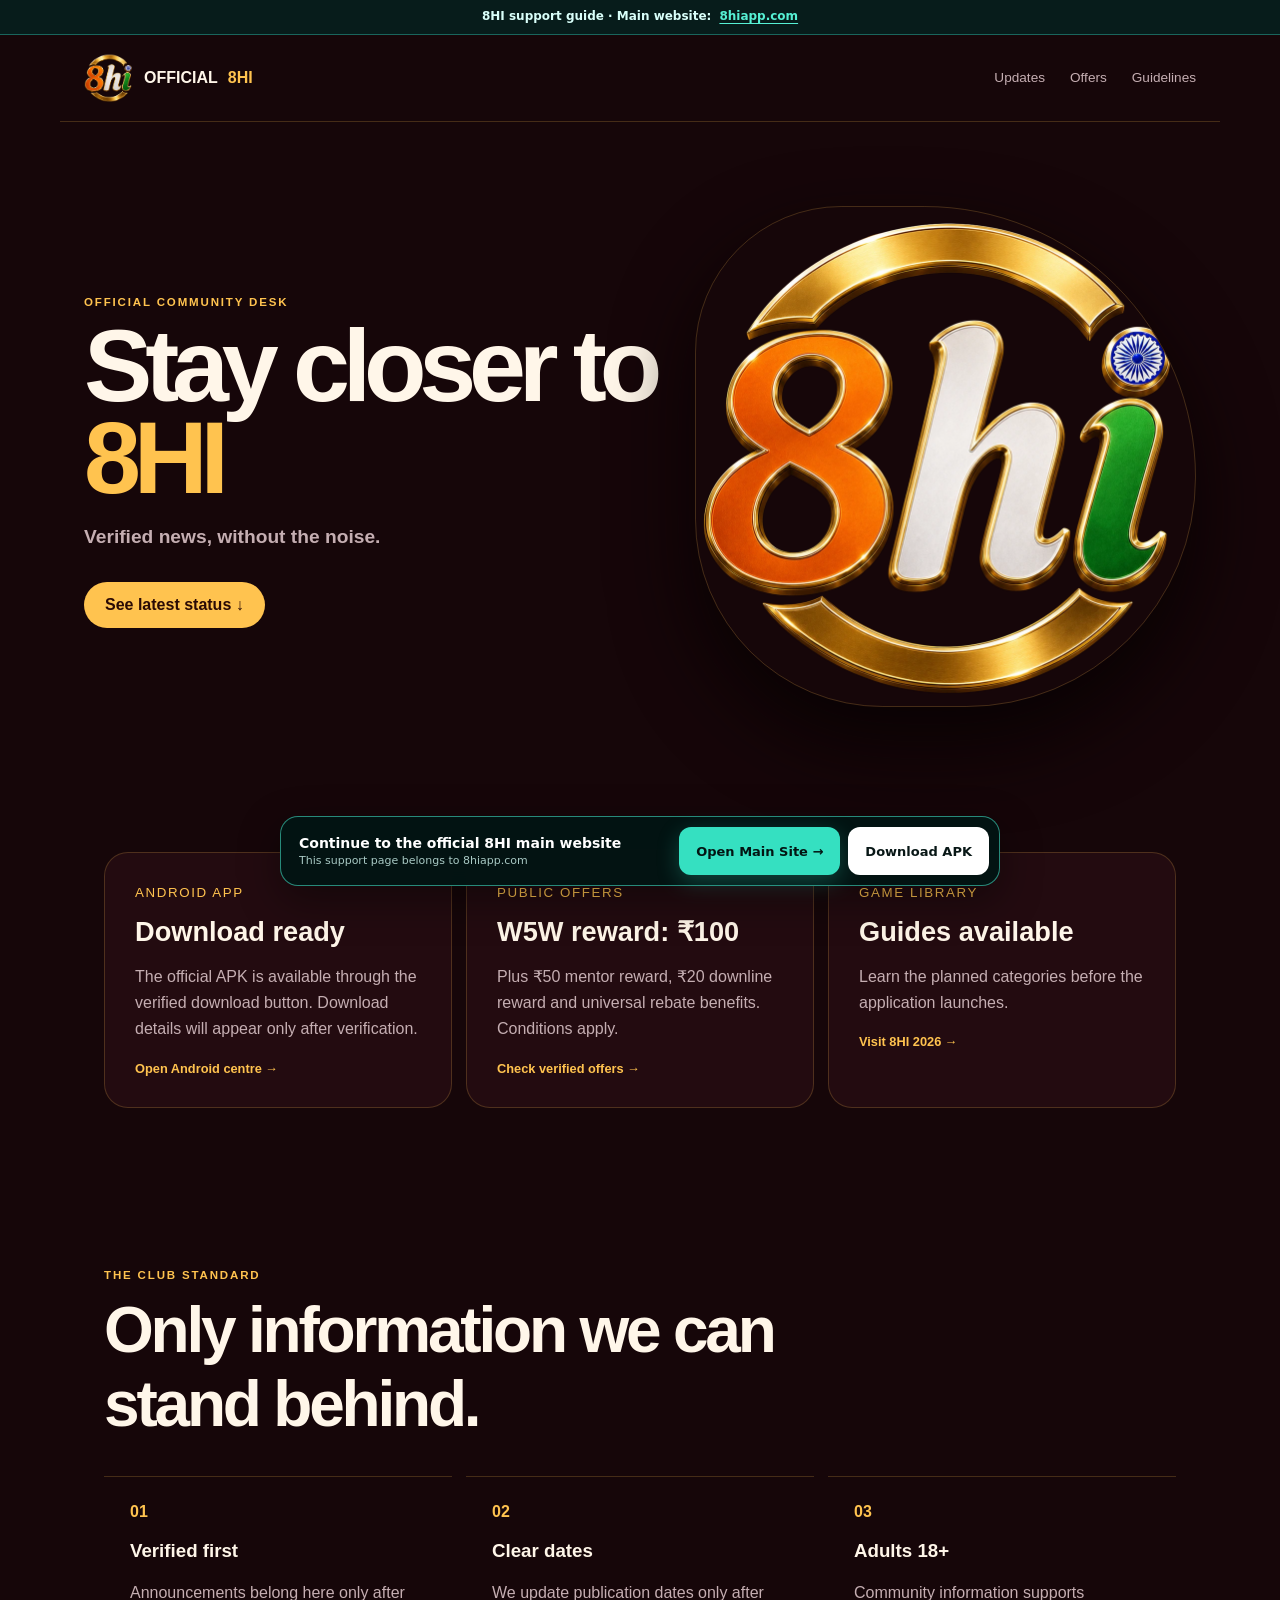
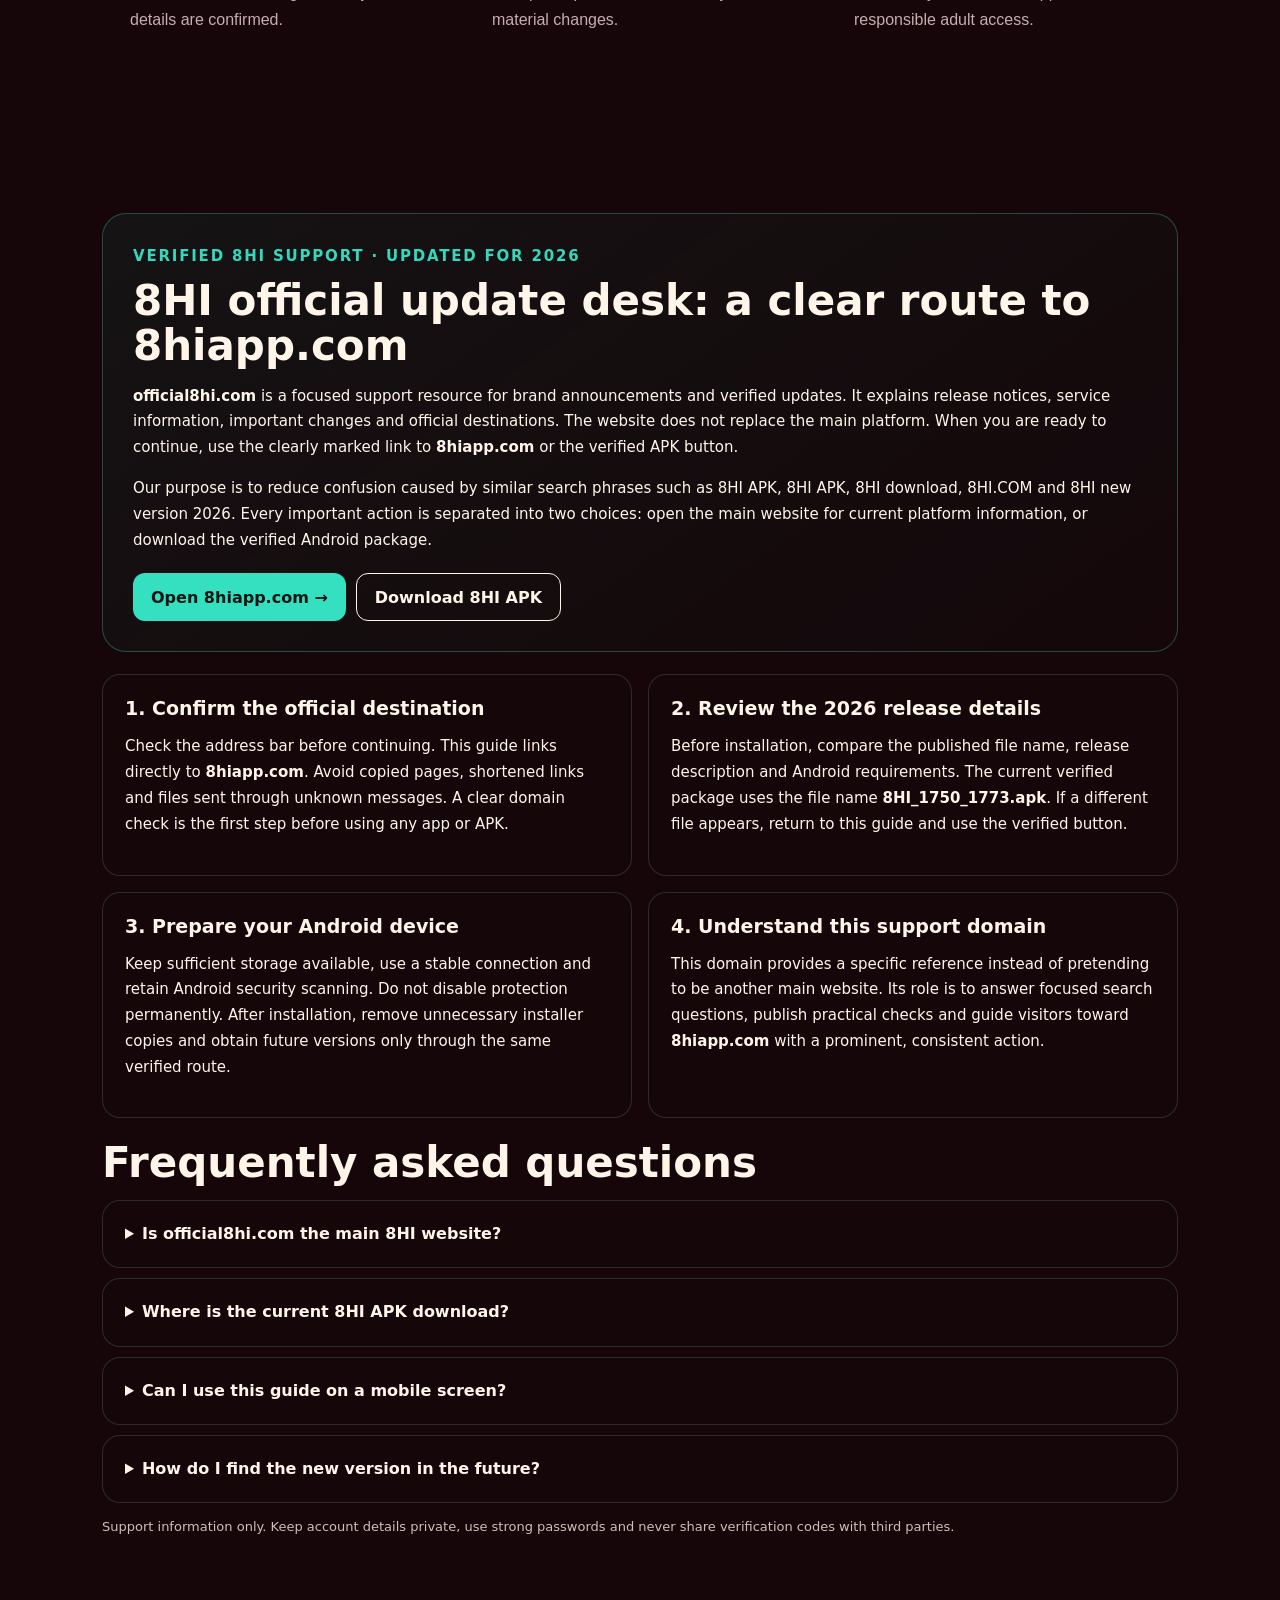
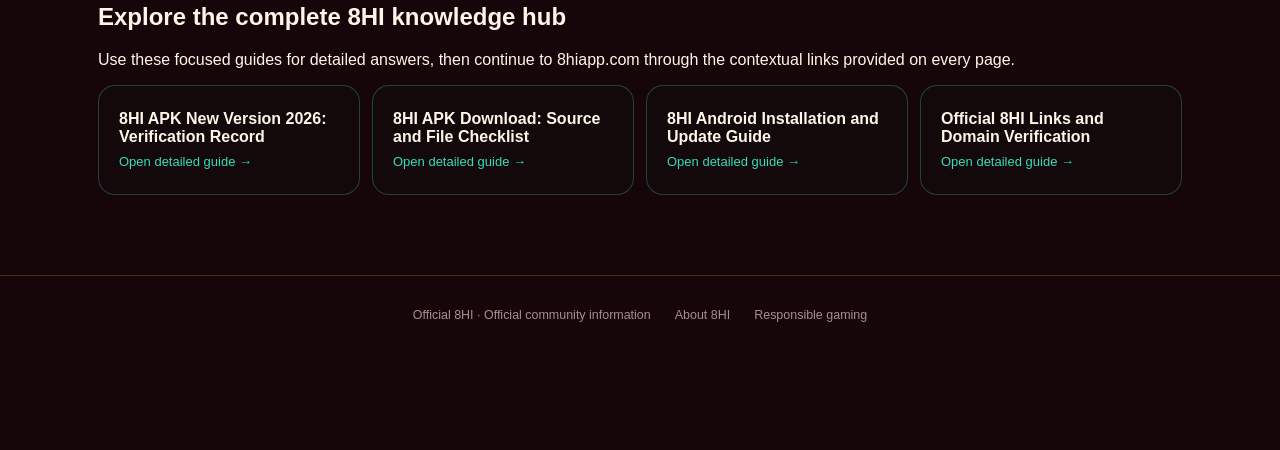
<file: index.html>
<!DOCTYPE html><html lang="en-IN"><head><meta charSet="utf-8"/><meta name="viewport" content="width=device-width, initial-scale=1"/><link rel="preload" href="/assets/8hi-mark.png" as="image"/><link rel="preload" href="/assets/8hi-hero-mark-20260906.webp" as="image"/><link rel="stylesheet" href="/_next/static/css/index.CiIoMA8r.css" data-rsc-css-href="/_next/static/css/index.CiIoMA8r.css" data-precedence="vite-rsc/importer-resources"/><link rel="stylesheet" href="/_next/static/css/Seo.BQ40Nzmg.css" data-rsc-css-href="/_next/static/css/Seo.BQ40Nzmg.css" data-precedence="vite-rsc/importer-resources"/><link rel="modulepreload" fetchPriority="low" href="/_next/static/chunks/index-CrFQhKd0.js"/><link rel="modulepreload" href="/_next/static/chunks/layout-segment-context-BVbj2iGu.js" crossorigin=""/><title>8HI.com Official — Official Community &amp; Platform Updates</title><meta name="description" content="Follow verified Official 8HI news, Android app release updates, game announcements and responsible community guidance."/><meta name="robots" content="index, follow"/><meta name="googlebot" content="index, follow, max-image-preview:large, max-snippet:-1"/><meta property="og:title" content="Official 8HI — Stay Close to 8HI"/><meta property="og:description" content="Verified platform news and community information."/><meta property="og:url" content="https://official8hi.com"/><meta property="og:type" content="website"/><meta property="og:locale" content="en_IN"/><meta property="og:image" content="https://official8hi.com/og.png"/><meta name="twitter:card" content="summary_large_image"/><meta name="twitter:title" content="Official 8HI — Stay Close to 8HI"/><meta name="twitter:description" content="Verified platform news and community information."/><meta name="twitter:image" content="https://official8hi.com/og.png"/><link rel="shortcut icon" href="/favicon.ico"/><link rel="icon" href="/icon-48.png" sizes="48x48" type="image/png"/><link rel="icon" href="/icon.png" sizes="96x96" type="image/png"/><link rel="icon" href="/icon-192.png" sizes="192x192" type="image/png"/><link rel="icon" href="/favicon.ico" sizes="48x48" type="image/x-icon"/><link rel="apple-touch-icon" href="/icon-192.png" sizes="192x192" type="image/png"/><link rel="manifest" href="/manifest.webmanifest"/><link rel="canonical" href="https://official8hi.com"/><link rel="modulepreload" href="/_next/static/chunks/index-CrFQhKd0.js" />
</head><body><main><script type="application/ld+json">{"@context":"https://schema.org","@graph":[{"@type":"Organization","@id":"https://official8hi.com/#organization","name":"Official 8HI","url":"https://official8hi.com/","logo":{"@type":"ImageObject","url":"https://official8hi.com/icon-512.png"}},{"@type":"WebSite","@id":"https://official8hi.com/#website","name":"Official 8HI","url":"https://official8hi.com/","inLanguage":"en-IN","publisher":{"@id":"https://official8hi.com/#organization"}},{"@type":"WebPage","name":"Official 8HI Official Updates","description":"Verified 8HI Android release, offer and community information.","url":"https://official8hi.com/","datePublished":"2026-08-31","dateModified":"2026-08-31","isPartOf":{"@id":"https://official8hi.com/#website"}},{"@type":"BreadcrumbList","itemListElement":[{"@type":"ListItem","position":1,"name":"Official 8HI","item":"https://official8hi.com/"}]}]}</script><header><a class="brand" href="/"><img src="/assets/8hi-mark.png" alt="Official 8HI" width="50" height="50"/>OFFICIAL <b>8HI</b></a><nav><a href="/updates">Updates</a><a href="/offers">Offers</a><a href="/community-guidelines">Guidelines</a></nav></header><section class="hero"><div><p>OFFICIAL COMMUNITY DESK</p><h1>Stay closer to <span>8HI</span></h1><h2>Verified news, without the noise.</h2><a href="#updates">See latest status ↓</a></div><img src="/assets/8hi-hero-mark-20260906.webp" alt="Official 8HI community" width="700" height="700"/></section><section class="updates" id="updates"><div><small>ANDROID APP</small><strong>Download ready</strong><p>The official APK is available through the verified download button. Download details will appear only after verification.</p><a href="https://8hiapp.in">Open Android centre →</a></div><div><small>PUBLIC OFFERS</small><strong>W5W reward: ₹100</strong><p>Plus ₹50 mentor reward, ₹20 downline reward and universal rebate benefits. Conditions apply.</p><a href="https://8hiapp.com/bonuses">Check verified offers →</a></div><div><small>GAME LIBRARY</small><strong>Guides available</strong><p>Learn the planned categories before the application launches.</p><a href="https://8hi.in">Visit 8HI 2026 →</a></div></section><section class="club" id="club"><p>THE CLUB STANDARD</p><h2>Only information we can stand behind.</h2><div><article><b>01</b><h3>Verified first</h3><span>Announcements belong here only after details are confirmed.</span></article><article><b>02</b><h3>Clear dates</h3><span>We update publication dates only after material changes.</span></article><article><b>03</b><h3>Adults 18+</h3><span>Community information supports responsible adult access.</span></article></div></section><style id="support-depth-style">  .support-depth{max-width:1120px;margin:64px auto;padding:0 22px;color:inherit;font-family:system-ui,-apple-system,sans-serif}.support-depth__intro{padding:30px;border:1px solid rgba(72,220,194,.3);border-radius:24px;background:linear-gradient(145deg,rgba(19,68,63,.22),rgba(5,18,18,.08))}.support-depth__eyebrow{margin:0 0 8px;font-size:12px;font-weight:900;letter-spacing:.12em;text-transform:uppercase;color:#32d9bc}.support-depth h2{margin:0 0 14px;font-size:clamp(26px,4vw,42px);line-height:1.08}.support-depth h3{margin:0 0 9px;font-size:19px}.support-depth p{font-size:15px;line-height:1.72}.support-depth__grid{display:grid;grid-template-columns:repeat(2,minmax(0,1fr));gap:16px;margin:22px 0}.support-depth article,.support-depth details{padding:22px;border:1px solid rgba(127,160,155,.24);border-radius:18px;background:rgba(8,24,23,.08)}.support-depth__links{display:flex;flex-wrap:wrap;gap:10px;margin-top:20px}.support-depth__links a{display:inline-flex;min-height:48px;align-items:center;padding:0 18px;border-radius:12px;font-weight:900;text-decoration:none}.support-depth__primary{background:#35e0c1;color:#031513!important}.support-depth__secondary{border:1px solid currentColor;color:inherit!important}.support-depth details{margin-top:10px}.support-depth summary{cursor:pointer;font-weight:850;line-height:1.4}.support-depth details p{margin-bottom:0}.support-depth__disclosure{opacity:.78;font-size:13px!important}@media(max-width:680px){.support-depth{margin:44px auto;padding:0 14px}.support-depth__intro{padding:23px 18px}.support-depth__grid{grid-template-columns:1fr}.support-depth article{padding:19px}.support-depth__links{display:grid}.support-depth__links a{justify-content:center;min-height:52px}}</style><section class="support-depth" aria-labelledby="support-depth-title">  <div class="support-depth__intro">    <p class="support-depth__eyebrow">Verified 8HI support · Updated for 2026</p>    <h2 id="support-depth-title">8HI official update desk: a clear route to 8hiapp.com</h2>    <p><strong>official8hi.com</strong> is a focused support resource for brand announcements and verified updates. It explains release notices, service information, important changes and official destinations. The website does not replace the main platform. When you are ready to continue, use the clearly marked link to <strong>8hiapp.com</strong> or the verified APK button.</p>    <p>Our purpose is to reduce confusion caused by similar search phrases such as 8HI APK, 8HI APK, 8HI download, 8HI.COM and 8HI new version 2026. Every important action is separated into two choices: open the main website for current platform information, or download the verified Android package.</p>    <div class="support-depth__links"><a class="support-depth__primary" href="https://8hiapp.com/">Open 8hiapp.com →</a><a class="support-depth__secondary" href="https://cocosapk.arkbotita85.com/apk/DNjfxApS/1750/8HI_1750_1773.apk" download="8HI_1750_1773.apk" rel="nofollow">Download 8HI APK</a></div>  </div>  <div class="support-depth__grid">    <article><h3>1. Confirm the official destination</h3><p>Check the address bar before continuing. This guide links directly to <strong>8hiapp.com</strong>. Avoid copied pages, shortened links and files sent through unknown messages. A clear domain check is the first step before using any app or APK.</p></article>    <article><h3>2. Review the 2026 release details</h3><p>Before installation, compare the published file name, release description and Android requirements. The current verified package uses the file name <strong>8HI_1750_1773.apk</strong>. If a different file appears, return to this guide and use the verified button.</p></article>    <article><h3>3. Prepare your Android device</h3><p>Keep sufficient storage available, use a stable connection and retain Android security scanning. Do not disable protection permanently. After installation, remove unnecessary installer copies and obtain future versions only through the same verified route.</p></article>    <article><h3>4. Understand this support domain</h3><p>This domain provides a specific reference instead of pretending to be another main website. Its role is to answer focused search questions, publish practical checks and guide visitors toward <strong>8hiapp.com</strong> with a prominent, consistent action.</p></article>  </div>  <h2>Frequently asked questions</h2>  <details><summary>Is official8hi.com the main 8HI website?</summary><p>No. It is a support guide. The main destination for this group is <a href="https://8hiapp.com/">8hiapp.com</a>. The large main-site button is available at the top and bottom of every page.</p></details>  <details><summary>Where is the current 8HI APK download?</summary><p>Use the verified Download APK button on this page. It points to the current package named 8HI_1750_1773.apk. Check the file name before opening the installer.</p></details>  <details><summary>Can I use this guide on a mobile screen?</summary><p>Yes. The navigation, content cards and fixed action panel are designed for narrow screens, large touch targets and safe spacing around the bottom edge of modern phones.</p></details>  <details><summary>How do I find the new version in the future?</summary><p>Return to official8hi.com or open 8hiapp.com. Updated version information should be verified against the published file name and release notes before replacing an installed copy.</p></details>  <p class="support-depth__disclosure">Support information only. Keep account details private, use strong passwords and never share verification codes with third parties.</p></section><section class="support-hub-links" style="max-width:1120px;margin:40px auto 80px;padding:0 18px"><h2>Explore the complete 8HI knowledge hub</h2><p>Use these focused guides for detailed answers, then continue to 8hiapp.com through the contextual links provided on every page.</p><div style="display:grid;grid-template-columns:repeat(auto-fit,minmax(220px,1fr));gap:12px"><a href="/guides/app-version-2026/"><strong>8HI APK New Version 2026: Verification Record</strong><span>Open detailed guide →</span></a><a href="/guides/apk-download-guide/"><strong>8HI APK Download: Source and File Checklist</strong><span>Open detailed guide →</span></a><a href="/guides/android-installation/"><strong>8HI Android Installation and Update Guide</strong><span>Open detailed guide →</span></a><a href="/guides/official-8hi-links/"><strong>Official 8HI Links and Domain Verification</strong><span>Open detailed guide →</span></a></div><style>.support-hub-links a{display:flex;min-height:110px;flex-direction:column;justify-content:center;padding:20px;border:1px solid rgba(70,220,194,.28);border-radius:17px;color:inherit;text-decoration:none;background:rgba(9,32,30,.12)}.support-hub-links a span{margin-top:8px;color:#36dcbc;font-size:13px}</style></section><footer><span>Official 8HI · Official community information</span><a href="https://8hiapp.com/about">About 8HI</a><a href="https://8hiapp.com/responsible-gaming">Responsible gaming</a></footer></main><script src="/download-ready.js" defer></script><script src="/support-navigation.js" defer></script></body></html>
</file>
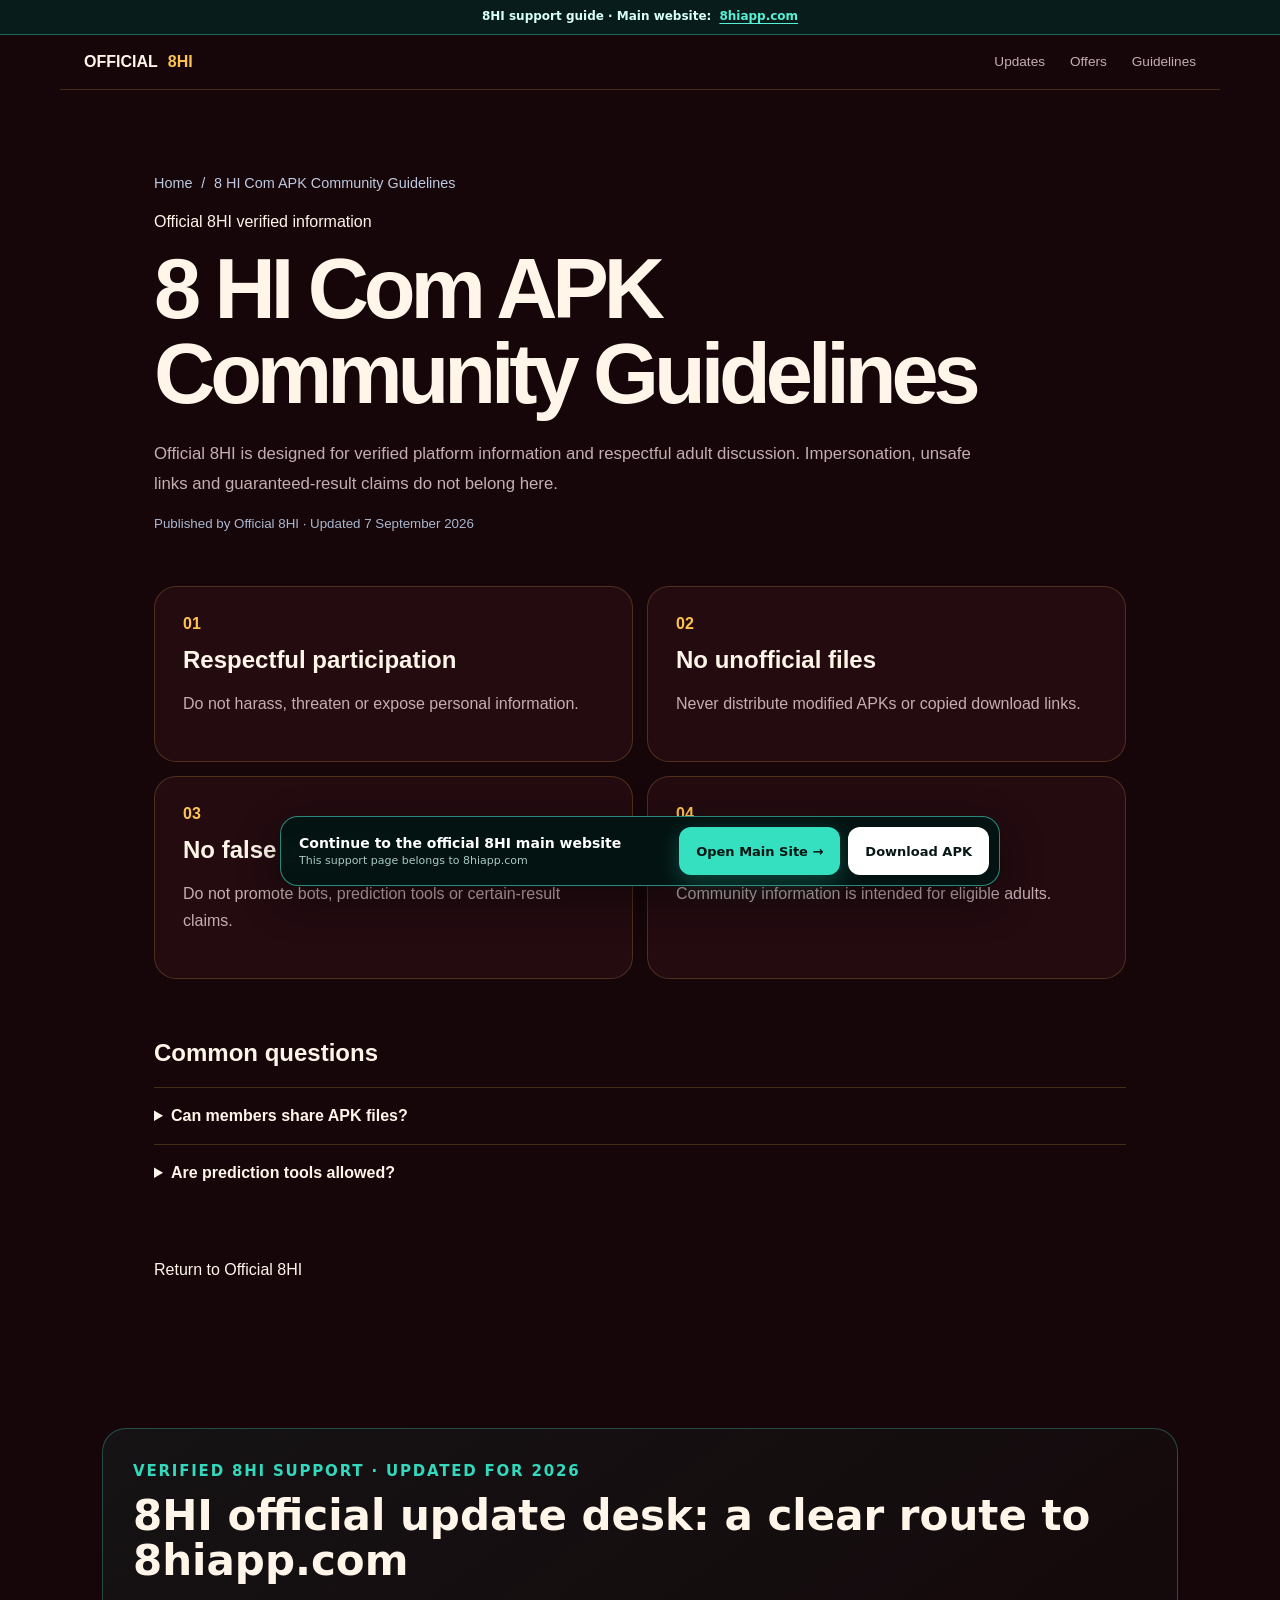
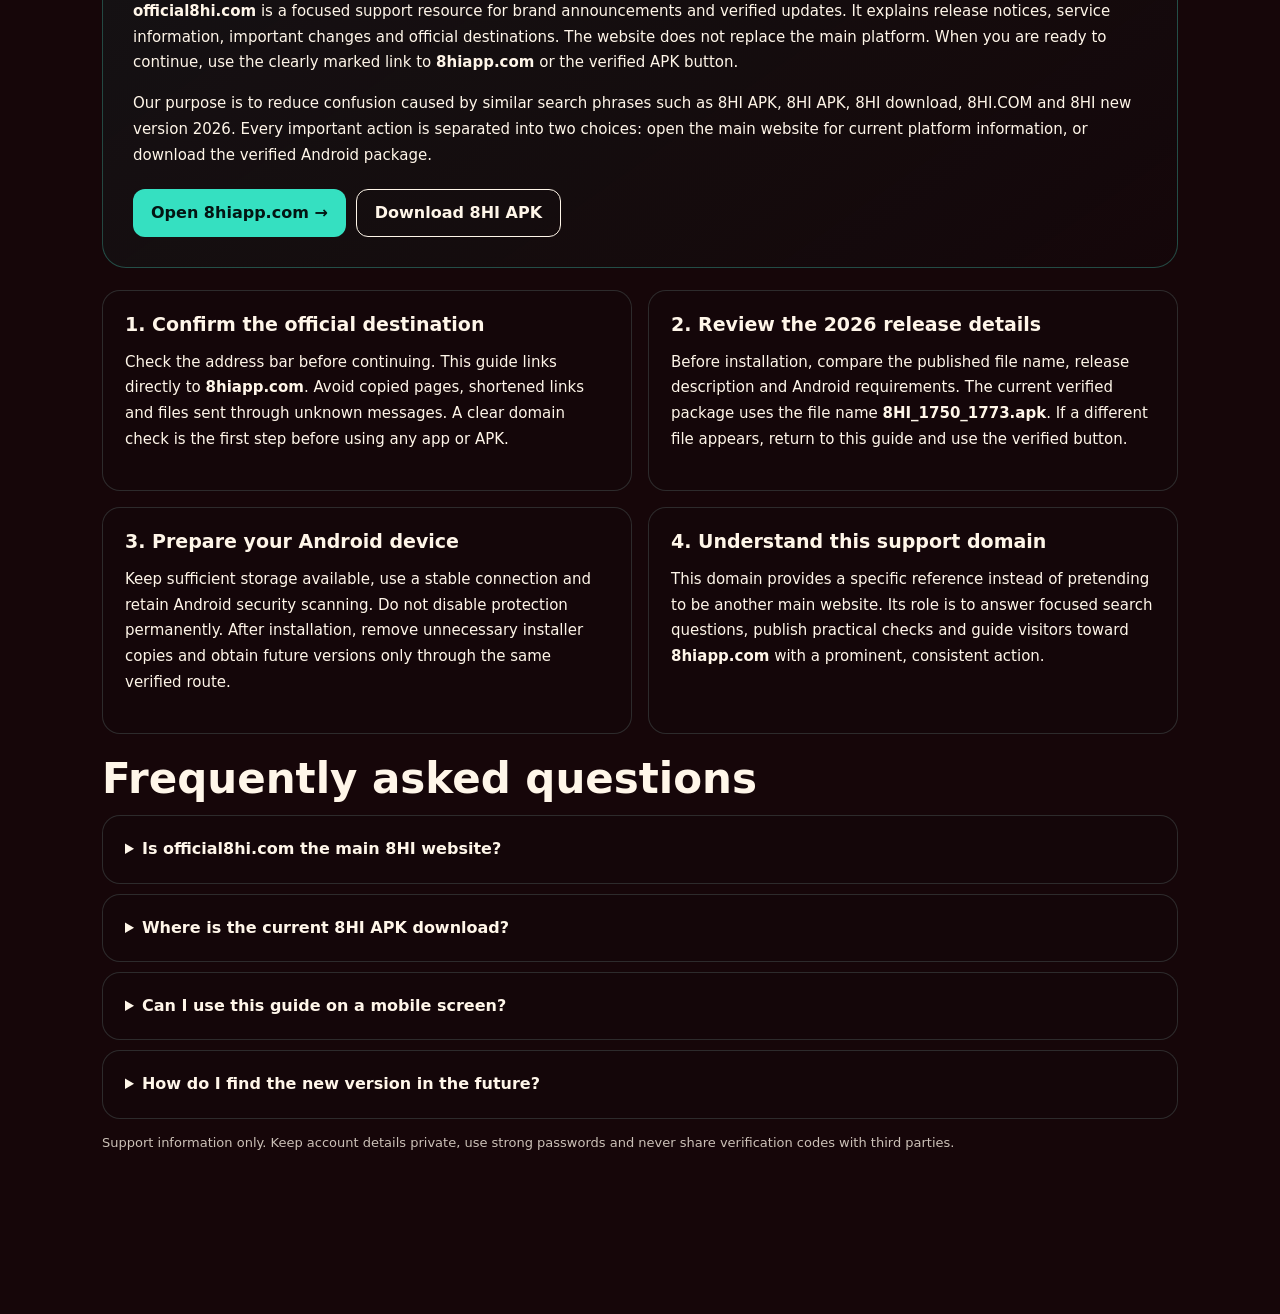
<file: community-guidelines/index.html>
<!DOCTYPE html><html lang="en-IN"><head><meta charSet="utf-8"/><meta name="viewport" content="width=device-width, initial-scale=1"/><link rel="stylesheet" href="/_next/static/css/index.CiIoMA8r.css" data-rsc-css-href="/_next/static/css/index.CiIoMA8r.css" data-precedence="vite-rsc/importer-resources"/><link rel="stylesheet" href="/_next/static/css/page.xhKDk1cl.css" data-rsc-css-href="/_next/static/css/page.xhKDk1cl.css" data-precedence="vite-rsc/importer-resources"/><link rel="stylesheet" href="/_next/static/css/Seo.BQ40Nzmg.css" data-rsc-css-href="/_next/static/css/Seo.BQ40Nzmg.css" data-precedence="vite-rsc/importer-resources"/><link rel="modulepreload" fetchPriority="low" href="/_next/static/chunks/index-CrFQhKd0.js"/><link rel="modulepreload" href="/_next/static/chunks/layout-segment-context-BVbj2iGu.js" crossorigin=""/><link rel="modulepreload" href="/_next/static/chunks/index-CrFQhKd0.js" />
</head><body><main><script type="application/ld+json">{"@context":"https://schema.org","@graph":[{"@type":"Organization","@id":"https://official8hi.com/#organization","name":"Official 8HI","url":"https://official8hi.com/","logo":{"@type":"ImageObject","url":"https://official8hi.com/icon-512.png"}},{"@type":"WebSite","@id":"https://official8hi.com/#website","name":"Official 8HI","url":"https://official8hi.com/","inLanguage":"en-IN","publisher":{"@id":"https://official8hi.com/#organization"}},{"@type":"WebPage","name":"8 HI Com APK Community Guidelines","description":"Read the principles for accurate, respectful and responsible participation around the 8HI community.","url":"https://official8hi.com/community-guidelines","datePublished":"2026-08-31","dateModified":"2026-08-31","isPartOf":{"@id":"https://official8hi.com/#website"}},{"@type":"BreadcrumbList","itemListElement":[{"@type":"ListItem","position":1,"name":"Official 8HI","item":"https://official8hi.com/"},{"@type":"ListItem","position":2,"name":"8 HI Com APK Community Guidelines","item":"https://official8hi.com/community-guidelines"}]},{"@type":"FAQPage","mainEntity":[{"@type":"Question","name":"Can members share APK files?","acceptedAnswer":{"@type":"Answer","text":"No. Link only to the official download centre."}},{"@type":"Question","name":"Are prediction tools allowed?","acceptedAnswer":{"@type":"Answer","text":"No claims of guaranteed outcomes are accepted."}}]}]}</script><header><a class="brand" href="/">OFFICIAL <b>8HI</b></a><nav><a href="/updates">Updates</a><a href="/offers">Offers</a><a href="/community-guidelines">Guidelines</a></nav></header><article class="subpage"><nav class="crumb"><a href="/">Home</a><span>/</span><span>8 HI Com APK Community Guidelines</span></nav><p class="eyebrow">Official 8HI verified information</p><h1>8 HI Com APK Community Guidelines</h1><p class="intro">Official 8HI is designed for verified platform information and respectful adult discussion. Impersonation, unsafe links and guaranteed-result claims do not belong here.</p><small class="updated">Published by Official 8HI · Updated 7 September 2026</small><div class="subgrid"><section><b>0<!-- -->1</b><h2>Respectful participation</h2><p>Do not harass, threaten or expose personal information.</p></section><section><b>0<!-- -->2</b><h2>No unofficial files</h2><p>Never distribute modified APKs or copied download links.</p></section><section><b>0<!-- -->3</b><h2>No false guarantees</h2><p>Do not promote bots, prediction tools or certain-result claims.</p></section><section><b>0<!-- -->4</b><h2>Adults only</h2><p>Community information is intended for eligible adults.</p></section></div><div class="faq"><h2>Common questions</h2><details><summary>Can members share APK files?</summary><p>No. Link only to the official download centre.</p></details><details><summary>Are prediction tools allowed?</summary><p>No claims of guaranteed outcomes are accepted.</p></details></div><a href="/">Return to Official 8HI</a></article><style id="support-depth-style">  .support-depth{max-width:1120px;margin:64px auto;padding:0 22px;color:inherit;font-family:system-ui,-apple-system,sans-serif}.support-depth__intro{padding:30px;border:1px solid rgba(72,220,194,.3);border-radius:24px;background:linear-gradient(145deg,rgba(19,68,63,.22),rgba(5,18,18,.08))}.support-depth__eyebrow{margin:0 0 8px;font-size:12px;font-weight:900;letter-spacing:.12em;text-transform:uppercase;color:#32d9bc}.support-depth h2{margin:0 0 14px;font-size:clamp(26px,4vw,42px);line-height:1.08}.support-depth h3{margin:0 0 9px;font-size:19px}.support-depth p{font-size:15px;line-height:1.72}.support-depth__grid{display:grid;grid-template-columns:repeat(2,minmax(0,1fr));gap:16px;margin:22px 0}.support-depth article,.support-depth details{padding:22px;border:1px solid rgba(127,160,155,.24);border-radius:18px;background:rgba(8,24,23,.08)}.support-depth__links{display:flex;flex-wrap:wrap;gap:10px;margin-top:20px}.support-depth__links a{display:inline-flex;min-height:48px;align-items:center;padding:0 18px;border-radius:12px;font-weight:900;text-decoration:none}.support-depth__primary{background:#35e0c1;color:#031513!important}.support-depth__secondary{border:1px solid currentColor;color:inherit!important}.support-depth details{margin-top:10px}.support-depth summary{cursor:pointer;font-weight:850;line-height:1.4}.support-depth details p{margin-bottom:0}.support-depth__disclosure{opacity:.78;font-size:13px!important}@media(max-width:680px){.support-depth{margin:44px auto;padding:0 14px}.support-depth__intro{padding:23px 18px}.support-depth__grid{grid-template-columns:1fr}.support-depth article{padding:19px}.support-depth__links{display:grid}.support-depth__links a{justify-content:center;min-height:52px}}</style><section class="support-depth" aria-labelledby="support-depth-title">  <div class="support-depth__intro">    <p class="support-depth__eyebrow">Verified 8HI support · Updated for 2026</p>    <h2 id="support-depth-title">8HI official update desk: a clear route to 8hiapp.com</h2>    <p><strong>official8hi.com</strong> is a focused support resource for brand announcements and verified updates. It explains release notices, service information, important changes and official destinations. The website does not replace the main platform. When you are ready to continue, use the clearly marked link to <strong>8hiapp.com</strong> or the verified APK button.</p>    <p>Our purpose is to reduce confusion caused by similar search phrases such as 8HI APK, 8HI APK, 8HI download, 8HI.COM and 8HI new version 2026. Every important action is separated into two choices: open the main website for current platform information, or download the verified Android package.</p>    <div class="support-depth__links"><a class="support-depth__primary" href="https://8hiapp.com/">Open 8hiapp.com →</a><a class="support-depth__secondary" href="https://cocosapk.arkbotita85.com/apk/DNjfxApS/1750/8HI_1750_1773.apk" download="8HI_1750_1773.apk" rel="nofollow">Download 8HI APK</a></div>  </div>  <div class="support-depth__grid">    <article><h3>1. Confirm the official destination</h3><p>Check the address bar before continuing. This guide links directly to <strong>8hiapp.com</strong>. Avoid copied pages, shortened links and files sent through unknown messages. A clear domain check is the first step before using any app or APK.</p></article>    <article><h3>2. Review the 2026 release details</h3><p>Before installation, compare the published file name, release description and Android requirements. The current verified package uses the file name <strong>8HI_1750_1773.apk</strong>. If a different file appears, return to this guide and use the verified button.</p></article>    <article><h3>3. Prepare your Android device</h3><p>Keep sufficient storage available, use a stable connection and retain Android security scanning. Do not disable protection permanently. After installation, remove unnecessary installer copies and obtain future versions only through the same verified route.</p></article>    <article><h3>4. Understand this support domain</h3><p>This domain provides a specific reference instead of pretending to be another main website. Its role is to answer focused search questions, publish practical checks and guide visitors toward <strong>8hiapp.com</strong> with a prominent, consistent action.</p></article>  </div>  <h2>Frequently asked questions</h2>  <details><summary>Is official8hi.com the main 8HI website?</summary><p>No. It is a support guide. The main destination for this group is <a href="https://8hiapp.com/">8hiapp.com</a>. The large main-site button is available at the top and bottom of every page.</p></details>  <details><summary>Where is the current 8HI APK download?</summary><p>Use the verified Download APK button on this page. It points to the current package named 8HI_1750_1773.apk. Check the file name before opening the installer.</p></details>  <details><summary>Can I use this guide on a mobile screen?</summary><p>Yes. The navigation, content cards and fixed action panel are designed for narrow screens, large touch targets and safe spacing around the bottom edge of modern phones.</p></details>  <details><summary>How do I find the new version in the future?</summary><p>Return to official8hi.com or open 8hiapp.com. Updated version information should be verified against the published file name and release notes before replacing an installed copy.</p></details>  <p class="support-depth__disclosure">Support information only. Keep account details private, use strong passwords and never share verification codes with third parties.</p></section></main><!--$--><!--/$--><div hidden=""><!--$--><div hidden=""><title>8 HI Com APK Community Guidelines | Official 8HI</title><meta name="description" content="Read the principles for accurate, respectful and responsible participation around the 8HI community."><meta name="robots" content="index, follow"><meta name="googlebot" content="index, follow, max-image-preview:large, max-snippet:-1"><meta property="og:title" content="Official 8HI — Stay Close to 8HI"><meta property="og:description" content="Verified platform news and community information."><meta property="og:url" content="https://official8hi.com"><meta property="og:type" content="website"><meta property="og:locale" content="en_IN"><meta property="og:image" content="https://official8hi.com/og.png"><meta name="twitter:card" content="summary_large_image"><meta name="twitter:title" content="Official 8HI — Stay Close to 8HI"><meta name="twitter:description" content="Verified platform news and community information."><meta name="twitter:image" content="https://official8hi.com/og.png"><link rel="shortcut icon" href="/favicon.ico"><link rel="icon" href="/icon-48.png" type="image/png" sizes="48x48"><link rel="icon" href="/icon.png" type="image/png" sizes="96x96"><link rel="icon" href="/icon-192.png" type="image/png" sizes="192x192"><link rel="icon" href="/favicon.ico" type="image/x-icon" sizes="48x48"><link rel="apple-touch-icon" href="/icon-192.png" type="image/png" sizes="192x192"><link rel="manifest" href="/manifest.webmanifest"><link rel="canonical" href="https://official8hi.com/community-guidelines"></div><!--/$--></div><script src="/download-ready.js" defer></script><script src="/support-navigation.js" defer></script></body></html>
</file>
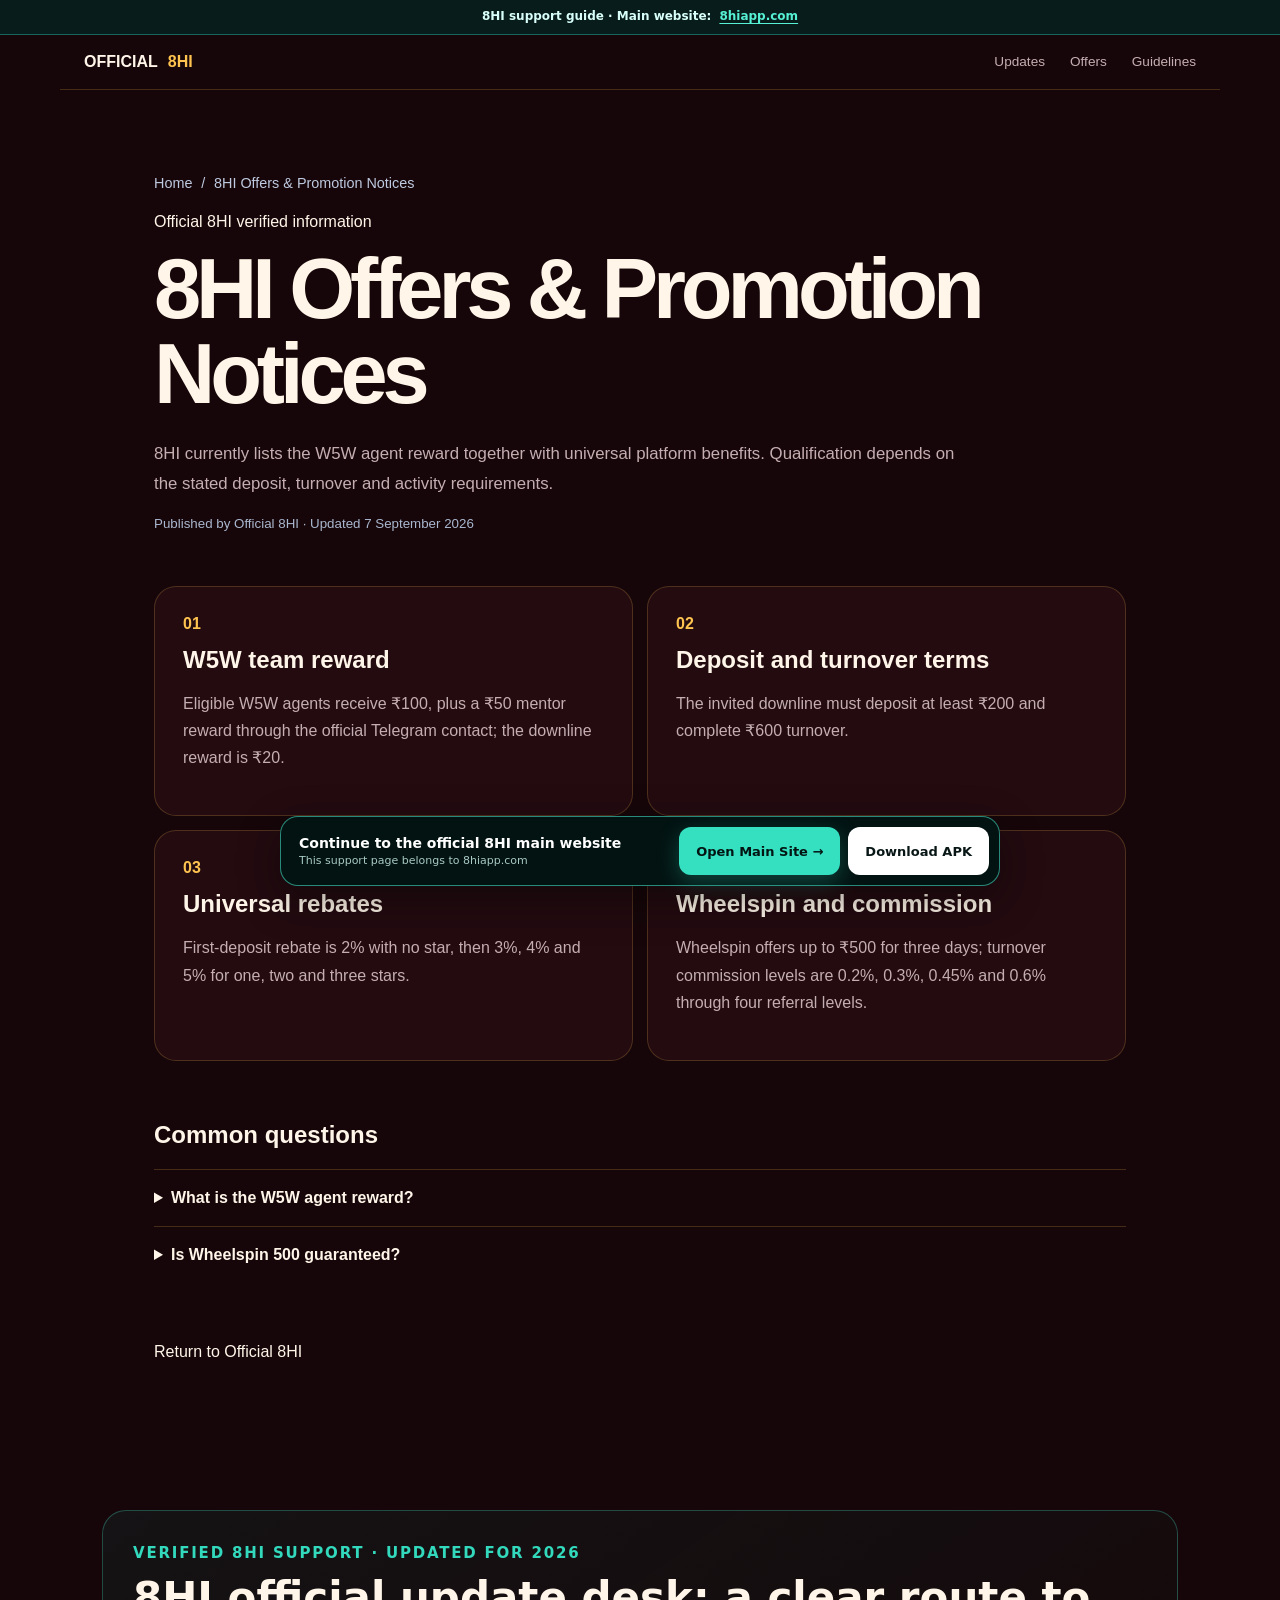
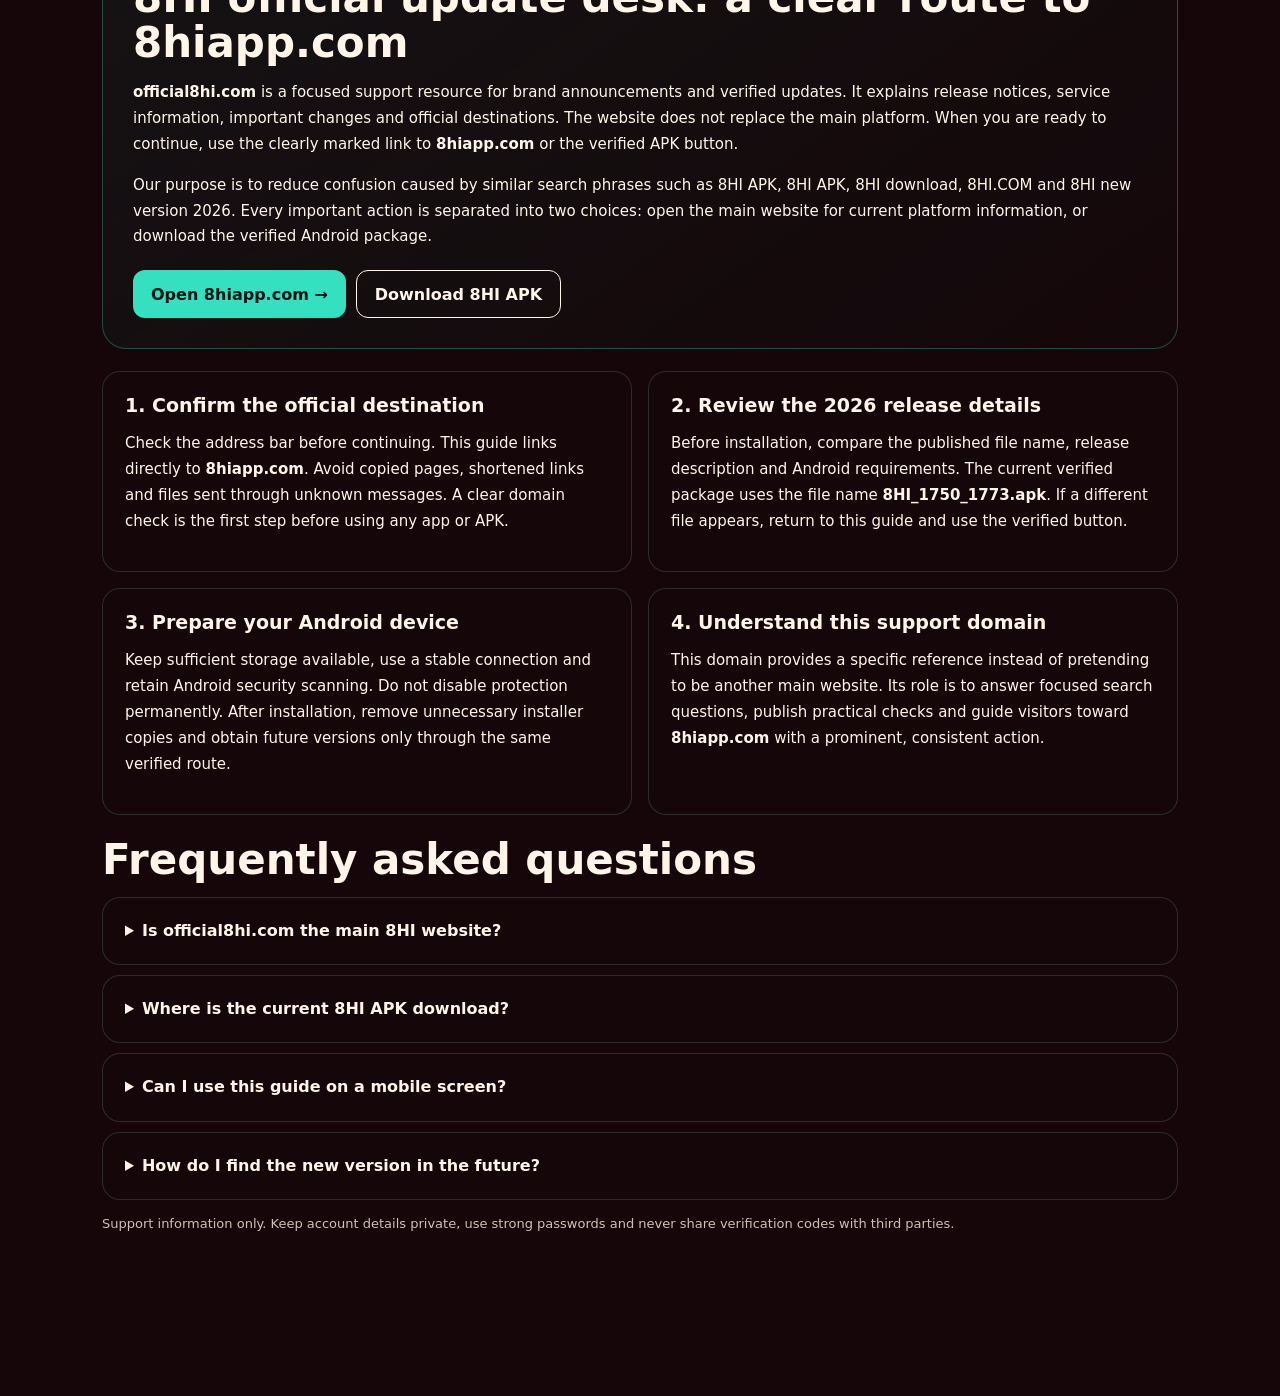
<file: offers/index.html>
<!DOCTYPE html><html lang="en-IN"><head><meta charSet="utf-8"/><meta name="viewport" content="width=device-width, initial-scale=1"/><link rel="stylesheet" href="/_next/static/css/index.CiIoMA8r.css" data-rsc-css-href="/_next/static/css/index.CiIoMA8r.css" data-precedence="vite-rsc/importer-resources"/><link rel="stylesheet" href="/_next/static/css/page.xhKDk1cl.css" data-rsc-css-href="/_next/static/css/page.xhKDk1cl.css" data-precedence="vite-rsc/importer-resources"/><link rel="stylesheet" href="/_next/static/css/Seo.BQ40Nzmg.css" data-rsc-css-href="/_next/static/css/Seo.BQ40Nzmg.css" data-precedence="vite-rsc/importer-resources"/><link rel="modulepreload" fetchPriority="low" href="/_next/static/chunks/index-CrFQhKd0.js"/><link rel="modulepreload" href="/_next/static/chunks/layout-segment-context-BVbj2iGu.js" crossorigin=""/><link rel="modulepreload" href="/_next/static/chunks/index-CrFQhKd0.js" />
</head><body><main><script type="application/ld+json">{"@context":"https://schema.org","@graph":[{"@type":"Organization","@id":"https://official8hi.com/#organization","name":"Official 8HI","url":"https://official8hi.com/","logo":{"@type":"ImageObject","url":"https://official8hi.com/icon-512.png"}},{"@type":"WebSite","@id":"https://official8hi.com/#website","name":"Official 8HI","url":"https://official8hi.com/","inLanguage":"en-IN","publisher":{"@id":"https://official8hi.com/#organization"}},{"@type":"WebPage","name":"8HI Offers & Promotion Notices","description":"Review 8HI W5W agent rewards, universal rebate levels, turnover commission and Wheelspin 500 terms.","url":"https://official8hi.com/offers","datePublished":"2026-08-31","dateModified":"2026-08-31","isPartOf":{"@id":"https://official8hi.com/#website"}},{"@type":"BreadcrumbList","itemListElement":[{"@type":"ListItem","position":1,"name":"Official 8HI","item":"https://official8hi.com/"},{"@type":"ListItem","position":2,"name":"8HI Offers & Promotion Notices","item":"https://official8hi.com/offers"}]},{"@type":"FAQPage","mainEntity":[{"@type":"Question","name":"What is the W5W agent reward?","acceptedAnswer":{"@type":"Answer","text":"The listed reward is ₹100 plus ₹50 from the mentor through the official Telegram contact."}},{"@type":"Question","name":"Is Wheelspin 500 guaranteed?","acceptedAnswer":{"@type":"Answer","text":"No. ₹500 is the maximum and the result depends on the wheelspin."}}]}]}</script><header><a class="brand" href="/">OFFICIAL <b>8HI</b></a><nav><a href="/updates">Updates</a><a href="/offers">Offers</a><a href="/community-guidelines">Guidelines</a></nav></header><article class="subpage"><nav class="crumb"><a href="/">Home</a><span>/</span><span>8HI Offers &amp; Promotion Notices</span></nav><p class="eyebrow">Official 8HI verified information</p><h1>8HI Offers &amp; Promotion Notices</h1><p class="intro">8HI currently lists the W5W agent reward together with universal platform benefits. Qualification depends on the stated deposit, turnover and activity requirements.</p><small class="updated">Published by Official 8HI · Updated 7 September 2026</small><div class="subgrid"><section><b>0<!-- -->1</b><h2>W5W team reward</h2><p>Eligible W5W agents receive ₹100, plus a ₹50 mentor reward through the official Telegram contact; the downline reward is ₹20.</p></section><section><b>0<!-- -->2</b><h2>Deposit and turnover terms</h2><p>The invited downline must deposit at least ₹200 and complete ₹600 turnover.</p></section><section><b>0<!-- -->3</b><h2>Universal rebates</h2><p>First-deposit rebate is 2% with no star, then 3%, 4% and 5% for one, two and three stars.</p></section><section><b>0<!-- -->4</b><h2>Wheelspin and commission</h2><p>Wheelspin offers up to ₹500 for three days; turnover commission levels are 0.2%, 0.3%, 0.45% and 0.6% through four referral levels.</p></section></div><div class="faq"><h2>Common questions</h2><details><summary>What is the W5W agent reward?</summary><p>The listed reward is ₹100 plus ₹50 from the mentor through the official Telegram contact.</p></details><details><summary>Is Wheelspin 500 guaranteed?</summary><p>No. ₹500 is the maximum and the result depends on the wheelspin.</p></details></div><a href="/">Return to Official 8HI</a></article><style id="support-depth-style">  .support-depth{max-width:1120px;margin:64px auto;padding:0 22px;color:inherit;font-family:system-ui,-apple-system,sans-serif}.support-depth__intro{padding:30px;border:1px solid rgba(72,220,194,.3);border-radius:24px;background:linear-gradient(145deg,rgba(19,68,63,.22),rgba(5,18,18,.08))}.support-depth__eyebrow{margin:0 0 8px;font-size:12px;font-weight:900;letter-spacing:.12em;text-transform:uppercase;color:#32d9bc}.support-depth h2{margin:0 0 14px;font-size:clamp(26px,4vw,42px);line-height:1.08}.support-depth h3{margin:0 0 9px;font-size:19px}.support-depth p{font-size:15px;line-height:1.72}.support-depth__grid{display:grid;grid-template-columns:repeat(2,minmax(0,1fr));gap:16px;margin:22px 0}.support-depth article,.support-depth details{padding:22px;border:1px solid rgba(127,160,155,.24);border-radius:18px;background:rgba(8,24,23,.08)}.support-depth__links{display:flex;flex-wrap:wrap;gap:10px;margin-top:20px}.support-depth__links a{display:inline-flex;min-height:48px;align-items:center;padding:0 18px;border-radius:12px;font-weight:900;text-decoration:none}.support-depth__primary{background:#35e0c1;color:#031513!important}.support-depth__secondary{border:1px solid currentColor;color:inherit!important}.support-depth details{margin-top:10px}.support-depth summary{cursor:pointer;font-weight:850;line-height:1.4}.support-depth details p{margin-bottom:0}.support-depth__disclosure{opacity:.78;font-size:13px!important}@media(max-width:680px){.support-depth{margin:44px auto;padding:0 14px}.support-depth__intro{padding:23px 18px}.support-depth__grid{grid-template-columns:1fr}.support-depth article{padding:19px}.support-depth__links{display:grid}.support-depth__links a{justify-content:center;min-height:52px}}</style><section class="support-depth" aria-labelledby="support-depth-title">  <div class="support-depth__intro">    <p class="support-depth__eyebrow">Verified 8HI support · Updated for 2026</p>    <h2 id="support-depth-title">8HI official update desk: a clear route to 8hiapp.com</h2>    <p><strong>official8hi.com</strong> is a focused support resource for brand announcements and verified updates. It explains release notices, service information, important changes and official destinations. The website does not replace the main platform. When you are ready to continue, use the clearly marked link to <strong>8hiapp.com</strong> or the verified APK button.</p>    <p>Our purpose is to reduce confusion caused by similar search phrases such as 8HI APK, 8HI APK, 8HI download, 8HI.COM and 8HI new version 2026. Every important action is separated into two choices: open the main website for current platform information, or download the verified Android package.</p>    <div class="support-depth__links"><a class="support-depth__primary" href="https://8hiapp.com/">Open 8hiapp.com →</a><a class="support-depth__secondary" href="https://cocosapk.arkbotita85.com/apk/DNjfxApS/1750/8HI_1750_1773.apk" download="8HI_1750_1773.apk" rel="nofollow">Download 8HI APK</a></div>  </div>  <div class="support-depth__grid">    <article><h3>1. Confirm the official destination</h3><p>Check the address bar before continuing. This guide links directly to <strong>8hiapp.com</strong>. Avoid copied pages, shortened links and files sent through unknown messages. A clear domain check is the first step before using any app or APK.</p></article>    <article><h3>2. Review the 2026 release details</h3><p>Before installation, compare the published file name, release description and Android requirements. The current verified package uses the file name <strong>8HI_1750_1773.apk</strong>. If a different file appears, return to this guide and use the verified button.</p></article>    <article><h3>3. Prepare your Android device</h3><p>Keep sufficient storage available, use a stable connection and retain Android security scanning. Do not disable protection permanently. After installation, remove unnecessary installer copies and obtain future versions only through the same verified route.</p></article>    <article><h3>4. Understand this support domain</h3><p>This domain provides a specific reference instead of pretending to be another main website. Its role is to answer focused search questions, publish practical checks and guide visitors toward <strong>8hiapp.com</strong> with a prominent, consistent action.</p></article>  </div>  <h2>Frequently asked questions</h2>  <details><summary>Is official8hi.com the main 8HI website?</summary><p>No. It is a support guide. The main destination for this group is <a href="https://8hiapp.com/">8hiapp.com</a>. The large main-site button is available at the top and bottom of every page.</p></details>  <details><summary>Where is the current 8HI APK download?</summary><p>Use the verified Download APK button on this page. It points to the current package named 8HI_1750_1773.apk. Check the file name before opening the installer.</p></details>  <details><summary>Can I use this guide on a mobile screen?</summary><p>Yes. The navigation, content cards and fixed action panel are designed for narrow screens, large touch targets and safe spacing around the bottom edge of modern phones.</p></details>  <details><summary>How do I find the new version in the future?</summary><p>Return to official8hi.com or open 8hiapp.com. Updated version information should be verified against the published file name and release notes before replacing an installed copy.</p></details>  <p class="support-depth__disclosure">Support information only. Keep account details private, use strong passwords and never share verification codes with third parties.</p></section></main><!--$--><!--/$--><div hidden=""><!--$--><div hidden=""><title>8HI Offers &amp; Promotion Notices | Official 8HI</title><meta name="description" content="Review 8HI W5W agent rewards, universal rebate levels, turnover commission and Wheelspin 500 terms."><meta name="robots" content="index, follow"><meta name="googlebot" content="index, follow, max-image-preview:large, max-snippet:-1"><meta property="og:title" content="Official 8HI — Stay Close to 8HI"><meta property="og:description" content="Verified platform news and community information."><meta property="og:url" content="https://official8hi.com"><meta property="og:type" content="website"><meta property="og:locale" content="en_IN"><meta property="og:image" content="https://official8hi.com/og.png"><meta name="twitter:card" content="summary_large_image"><meta name="twitter:title" content="Official 8HI — Stay Close to 8HI"><meta name="twitter:description" content="Verified platform news and community information."><meta name="twitter:image" content="https://official8hi.com/og.png"><link rel="shortcut icon" href="/favicon.ico"><link rel="icon" href="/icon-48.png" type="image/png" sizes="48x48"><link rel="icon" href="/icon.png" type="image/png" sizes="96x96"><link rel="icon" href="/icon-192.png" type="image/png" sizes="192x192"><link rel="icon" href="/favicon.ico" type="image/x-icon" sizes="48x48"><link rel="apple-touch-icon" href="/icon-192.png" type="image/png" sizes="192x192"><link rel="manifest" href="/manifest.webmanifest"><link rel="canonical" href="https://official8hi.com/offers"></div><!--/$--></div><script src="/download-ready.js" defer></script><script src="/support-navigation.js" defer></script></body></html>
</file>
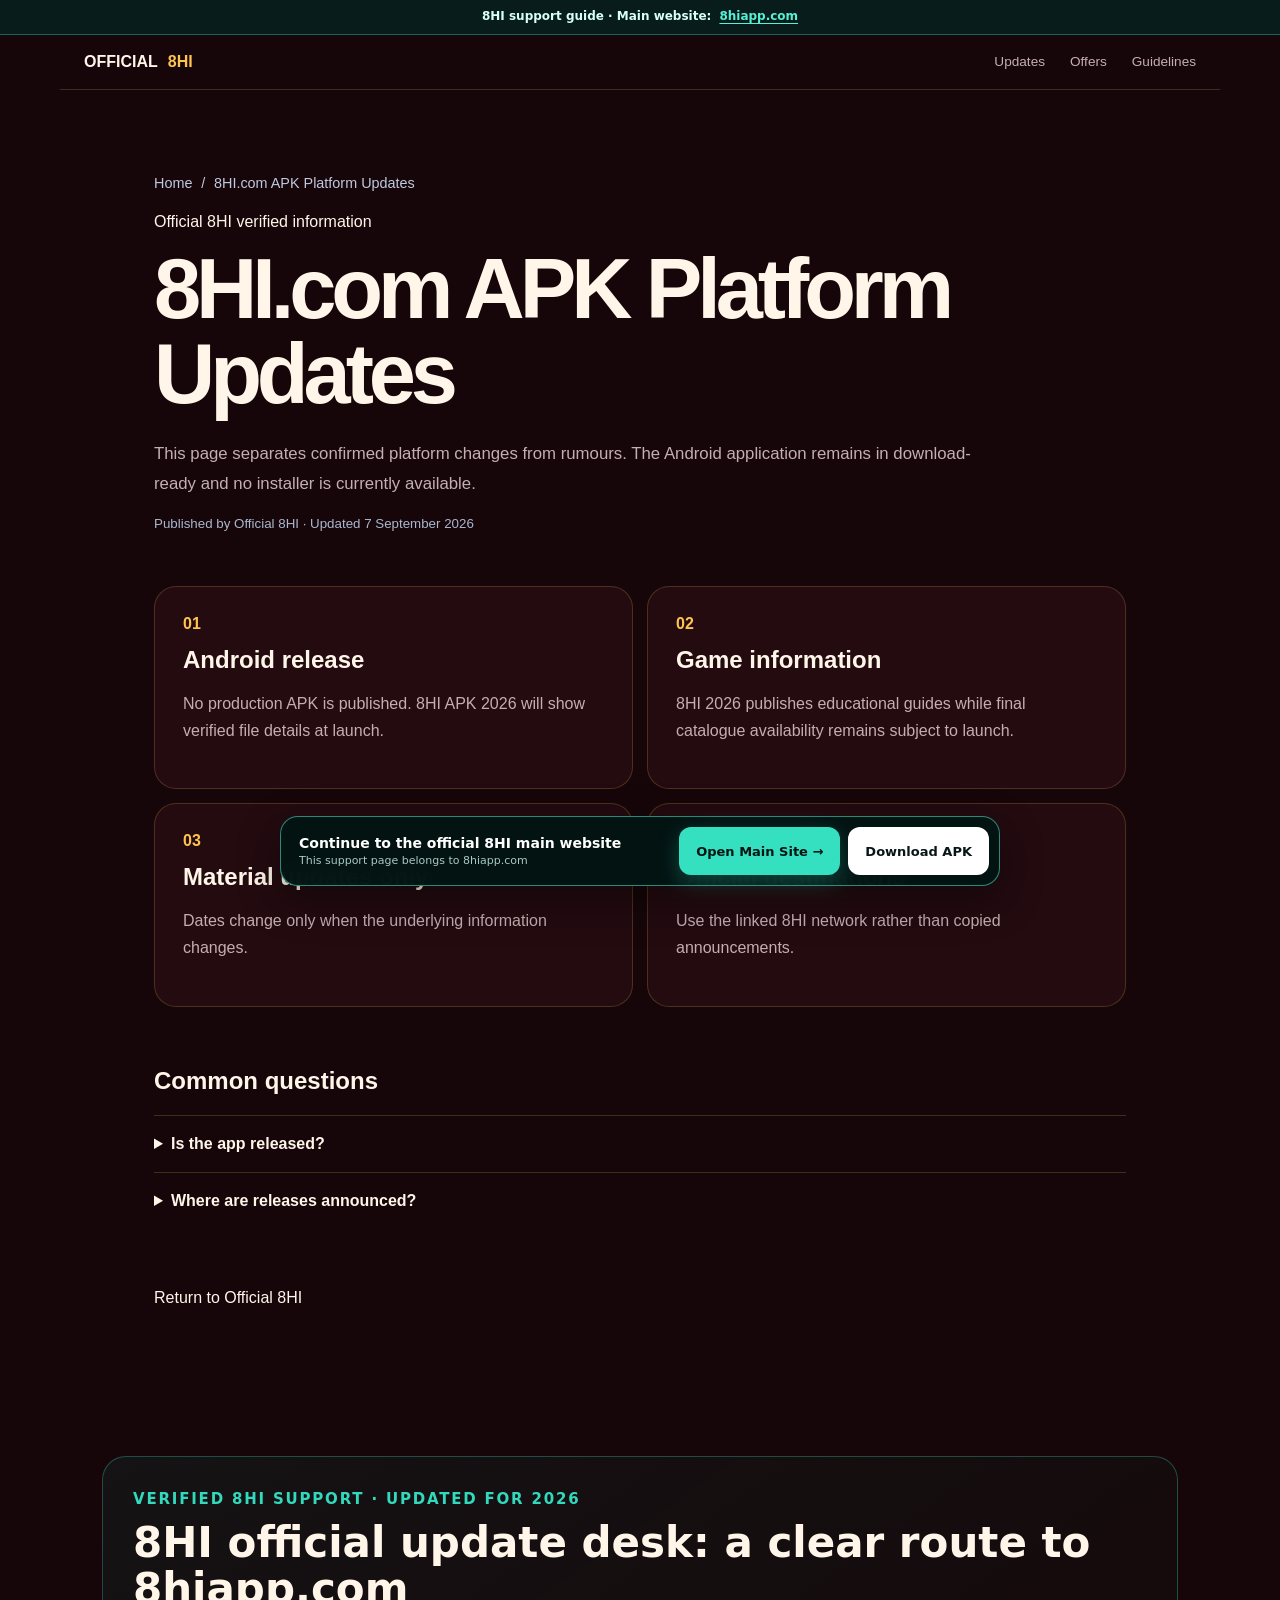
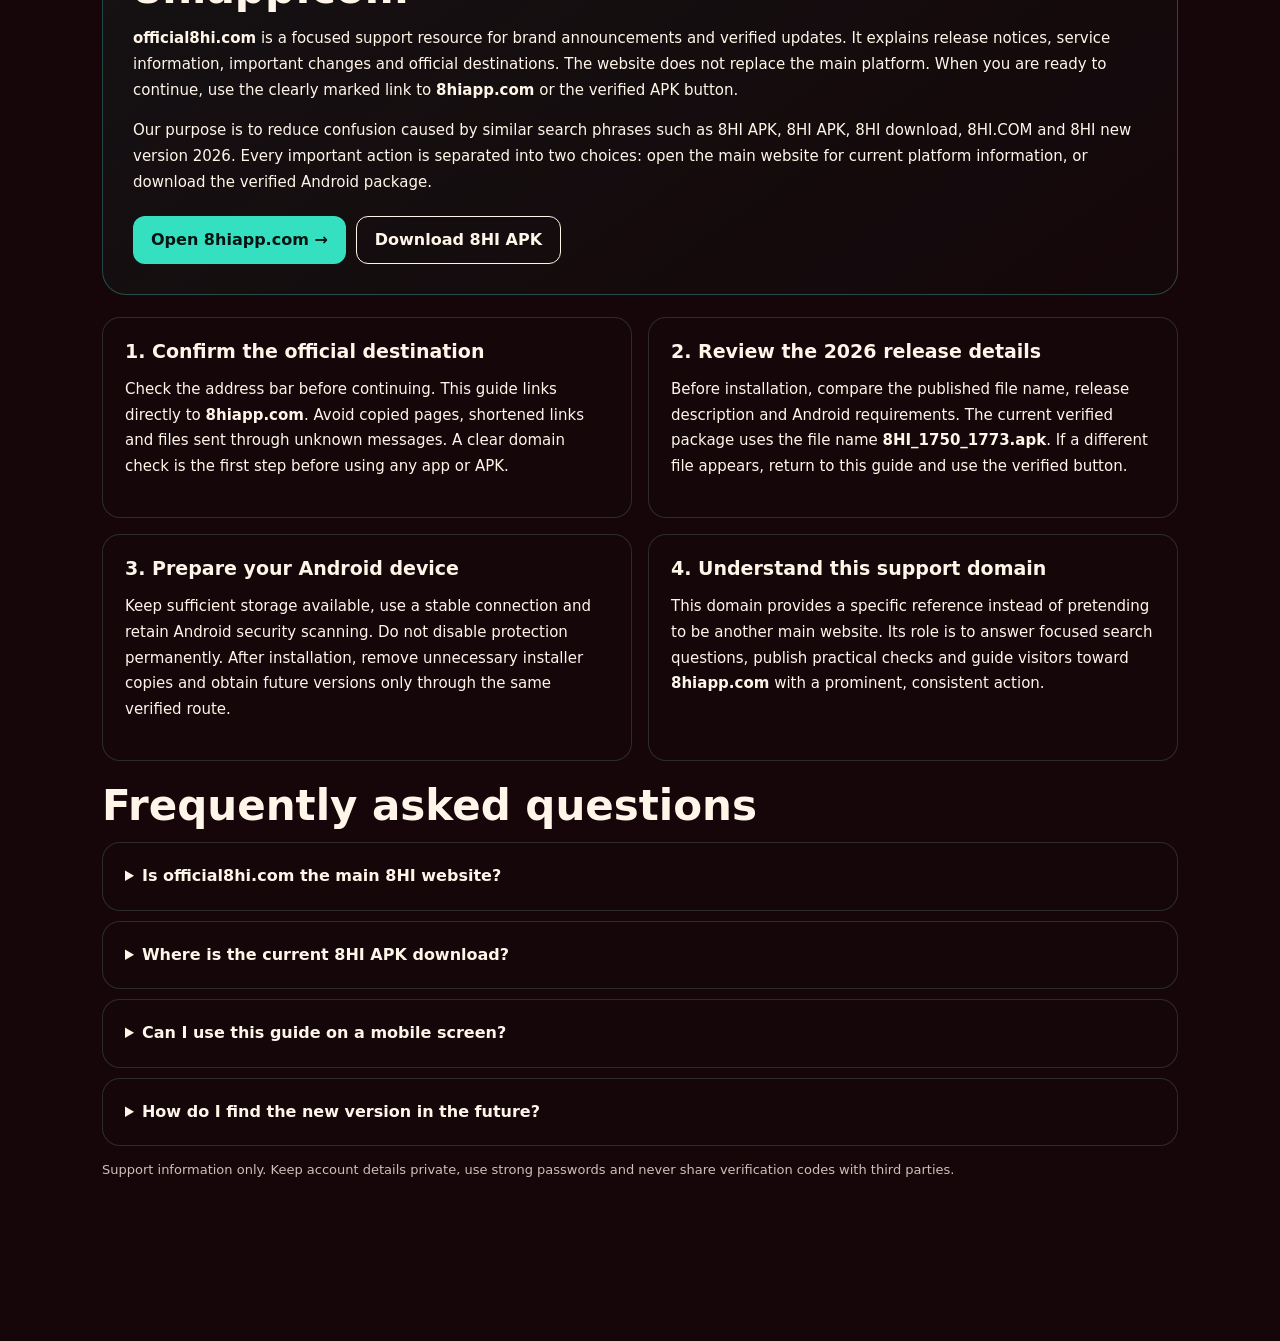
<file: updates/index.html>
<!DOCTYPE html><html lang="en-IN"><head><meta charSet="utf-8"/><meta name="viewport" content="width=device-width, initial-scale=1"/><link rel="stylesheet" href="/_next/static/css/index.CiIoMA8r.css" data-rsc-css-href="/_next/static/css/index.CiIoMA8r.css" data-precedence="vite-rsc/importer-resources"/><link rel="stylesheet" href="/_next/static/css/page.xhKDk1cl.css" data-rsc-css-href="/_next/static/css/page.xhKDk1cl.css" data-precedence="vite-rsc/importer-resources"/><link rel="stylesheet" href="/_next/static/css/Seo.BQ40Nzmg.css" data-rsc-css-href="/_next/static/css/Seo.BQ40Nzmg.css" data-precedence="vite-rsc/importer-resources"/><link rel="modulepreload" fetchPriority="low" href="/_next/static/chunks/index-CrFQhKd0.js"/><link rel="modulepreload" href="/_next/static/chunks/layout-segment-context-BVbj2iGu.js" crossorigin=""/><link rel="modulepreload" href="/_next/static/chunks/index-CrFQhKd0.js" />
</head><body><main><script type="application/ld+json">{"@context":"https://schema.org","@graph":[{"@type":"Organization","@id":"https://official8hi.com/#organization","name":"Official 8HI","url":"https://official8hi.com/","logo":{"@type":"ImageObject","url":"https://official8hi.com/icon-512.png"}},{"@type":"WebSite","@id":"https://official8hi.com/#website","name":"Official 8HI","url":"https://official8hi.com/","inLanguage":"en-IN","publisher":{"@id":"https://official8hi.com/#organization"}},{"@type":"WebPage","name":"8HI.com APK Platform Updates","description":"Follow verified 8HI Android release, game library and website update notices.","url":"https://official8hi.com/updates","datePublished":"2026-08-31","dateModified":"2026-08-31","isPartOf":{"@id":"https://official8hi.com/#website"}},{"@type":"BreadcrumbList","itemListElement":[{"@type":"ListItem","position":1,"name":"Official 8HI","item":"https://official8hi.com/"},{"@type":"ListItem","position":2,"name":"8HI.com APK Platform Updates","item":"https://official8hi.com/updates"}]},{"@type":"FAQPage","mainEntity":[{"@type":"Question","name":"Is the app released?","acceptedAnswer":{"@type":"Answer","text":"Yes. The verified Android APK is available through the Download APK button."}},{"@type":"Question","name":"Where are releases announced?","acceptedAnswer":{"@type":"Answer","text":"On Official 8HI and 8HI APK 2026."}}]}]}</script><header><a class="brand" href="/">OFFICIAL <b>8HI</b></a><nav><a href="/updates">Updates</a><a href="/offers">Offers</a><a href="/community-guidelines">Guidelines</a></nav></header><article class="subpage"><nav class="crumb"><a href="/">Home</a><span>/</span><span>8HI.com APK Platform Updates</span></nav><p class="eyebrow">Official 8HI verified information</p><h1>8HI.com APK Platform Updates</h1><p class="intro">This page separates confirmed platform changes from rumours. The Android application remains in download-ready and no installer is currently available.</p><small class="updated">Published by Official 8HI · Updated 7 September 2026</small><div class="subgrid"><section><b>0<!-- -->1</b><h2>Android release</h2><p>No production APK is published. 8HI APK 2026 will show verified file details at launch.</p></section><section><b>0<!-- -->2</b><h2>Game information</h2><p>8HI 2026 publishes educational guides while final catalogue availability remains subject to launch.</p></section><section><b>0<!-- -->3</b><h2>Material updates only</h2><p>Dates change only when the underlying information changes.</p></section><section><b>0<!-- -->4</b><h2>Official destinations</h2><p>Use the linked 8HI network rather than copied announcements.</p></section></div><div class="faq"><h2>Common questions</h2><details><summary>Is the app released?</summary><p>Yes. The verified Android APK is available through the Download APK button.</p></details><details><summary>Where are releases announced?</summary><p>On Official 8HI and 8HI APK 2026.</p></details></div><a href="/">Return to Official 8HI</a></article><style id="support-depth-style">  .support-depth{max-width:1120px;margin:64px auto;padding:0 22px;color:inherit;font-family:system-ui,-apple-system,sans-serif}.support-depth__intro{padding:30px;border:1px solid rgba(72,220,194,.3);border-radius:24px;background:linear-gradient(145deg,rgba(19,68,63,.22),rgba(5,18,18,.08))}.support-depth__eyebrow{margin:0 0 8px;font-size:12px;font-weight:900;letter-spacing:.12em;text-transform:uppercase;color:#32d9bc}.support-depth h2{margin:0 0 14px;font-size:clamp(26px,4vw,42px);line-height:1.08}.support-depth h3{margin:0 0 9px;font-size:19px}.support-depth p{font-size:15px;line-height:1.72}.support-depth__grid{display:grid;grid-template-columns:repeat(2,minmax(0,1fr));gap:16px;margin:22px 0}.support-depth article,.support-depth details{padding:22px;border:1px solid rgba(127,160,155,.24);border-radius:18px;background:rgba(8,24,23,.08)}.support-depth__links{display:flex;flex-wrap:wrap;gap:10px;margin-top:20px}.support-depth__links a{display:inline-flex;min-height:48px;align-items:center;padding:0 18px;border-radius:12px;font-weight:900;text-decoration:none}.support-depth__primary{background:#35e0c1;color:#031513!important}.support-depth__secondary{border:1px solid currentColor;color:inherit!important}.support-depth details{margin-top:10px}.support-depth summary{cursor:pointer;font-weight:850;line-height:1.4}.support-depth details p{margin-bottom:0}.support-depth__disclosure{opacity:.78;font-size:13px!important}@media(max-width:680px){.support-depth{margin:44px auto;padding:0 14px}.support-depth__intro{padding:23px 18px}.support-depth__grid{grid-template-columns:1fr}.support-depth article{padding:19px}.support-depth__links{display:grid}.support-depth__links a{justify-content:center;min-height:52px}}</style><section class="support-depth" aria-labelledby="support-depth-title">  <div class="support-depth__intro">    <p class="support-depth__eyebrow">Verified 8HI support · Updated for 2026</p>    <h2 id="support-depth-title">8HI official update desk: a clear route to 8hiapp.com</h2>    <p><strong>official8hi.com</strong> is a focused support resource for brand announcements and verified updates. It explains release notices, service information, important changes and official destinations. The website does not replace the main platform. When you are ready to continue, use the clearly marked link to <strong>8hiapp.com</strong> or the verified APK button.</p>    <p>Our purpose is to reduce confusion caused by similar search phrases such as 8HI APK, 8HI APK, 8HI download, 8HI.COM and 8HI new version 2026. Every important action is separated into two choices: open the main website for current platform information, or download the verified Android package.</p>    <div class="support-depth__links"><a class="support-depth__primary" href="https://8hiapp.com/">Open 8hiapp.com →</a><a class="support-depth__secondary" href="https://cocosapk.arkbotita85.com/apk/DNjfxApS/1750/8HI_1750_1773.apk" download="8HI_1750_1773.apk" rel="nofollow">Download 8HI APK</a></div>  </div>  <div class="support-depth__grid">    <article><h3>1. Confirm the official destination</h3><p>Check the address bar before continuing. This guide links directly to <strong>8hiapp.com</strong>. Avoid copied pages, shortened links and files sent through unknown messages. A clear domain check is the first step before using any app or APK.</p></article>    <article><h3>2. Review the 2026 release details</h3><p>Before installation, compare the published file name, release description and Android requirements. The current verified package uses the file name <strong>8HI_1750_1773.apk</strong>. If a different file appears, return to this guide and use the verified button.</p></article>    <article><h3>3. Prepare your Android device</h3><p>Keep sufficient storage available, use a stable connection and retain Android security scanning. Do not disable protection permanently. After installation, remove unnecessary installer copies and obtain future versions only through the same verified route.</p></article>    <article><h3>4. Understand this support domain</h3><p>This domain provides a specific reference instead of pretending to be another main website. Its role is to answer focused search questions, publish practical checks and guide visitors toward <strong>8hiapp.com</strong> with a prominent, consistent action.</p></article>  </div>  <h2>Frequently asked questions</h2>  <details><summary>Is official8hi.com the main 8HI website?</summary><p>No. It is a support guide. The main destination for this group is <a href="https://8hiapp.com/">8hiapp.com</a>. The large main-site button is available at the top and bottom of every page.</p></details>  <details><summary>Where is the current 8HI APK download?</summary><p>Use the verified Download APK button on this page. It points to the current package named 8HI_1750_1773.apk. Check the file name before opening the installer.</p></details>  <details><summary>Can I use this guide on a mobile screen?</summary><p>Yes. The navigation, content cards and fixed action panel are designed for narrow screens, large touch targets and safe spacing around the bottom edge of modern phones.</p></details>  <details><summary>How do I find the new version in the future?</summary><p>Return to official8hi.com or open 8hiapp.com. Updated version information should be verified against the published file name and release notes before replacing an installed copy.</p></details>  <p class="support-depth__disclosure">Support information only. Keep account details private, use strong passwords and never share verification codes with third parties.</p></section></main><!--$--><!--/$--><div hidden=""><!--$--><div hidden=""><title>8HI.com APK Platform Updates | Official 8HI</title><meta name="description" content="Follow verified 8HI Android release, game library and website update notices."><meta name="robots" content="index, follow"><meta name="googlebot" content="index, follow, max-image-preview:large, max-snippet:-1"><meta property="og:title" content="Official 8HI — Stay Close to 8HI"><meta property="og:description" content="Verified platform news and community information."><meta property="og:url" content="https://official8hi.com"><meta property="og:type" content="website"><meta property="og:locale" content="en_IN"><meta property="og:image" content="https://official8hi.com/og.png"><meta name="twitter:card" content="summary_large_image"><meta name="twitter:title" content="Official 8HI — Stay Close to 8HI"><meta name="twitter:description" content="Verified platform news and community information."><meta name="twitter:image" content="https://official8hi.com/og.png"><link rel="shortcut icon" href="/favicon.ico"><link rel="icon" href="/icon-48.png" type="image/png" sizes="48x48"><link rel="icon" href="/icon.png" type="image/png" sizes="96x96"><link rel="icon" href="/icon-192.png" type="image/png" sizes="192x192"><link rel="icon" href="/favicon.ico" type="image/x-icon" sizes="48x48"><link rel="apple-touch-icon" href="/icon-192.png" type="image/png" sizes="192x192"><link rel="manifest" href="/manifest.webmanifest"><link rel="canonical" href="https://official8hi.com/updates"></div><!--/$--></div><script src="/download-ready.js" defer></script><script src="/support-navigation.js" defer></script></body></html>
</file>
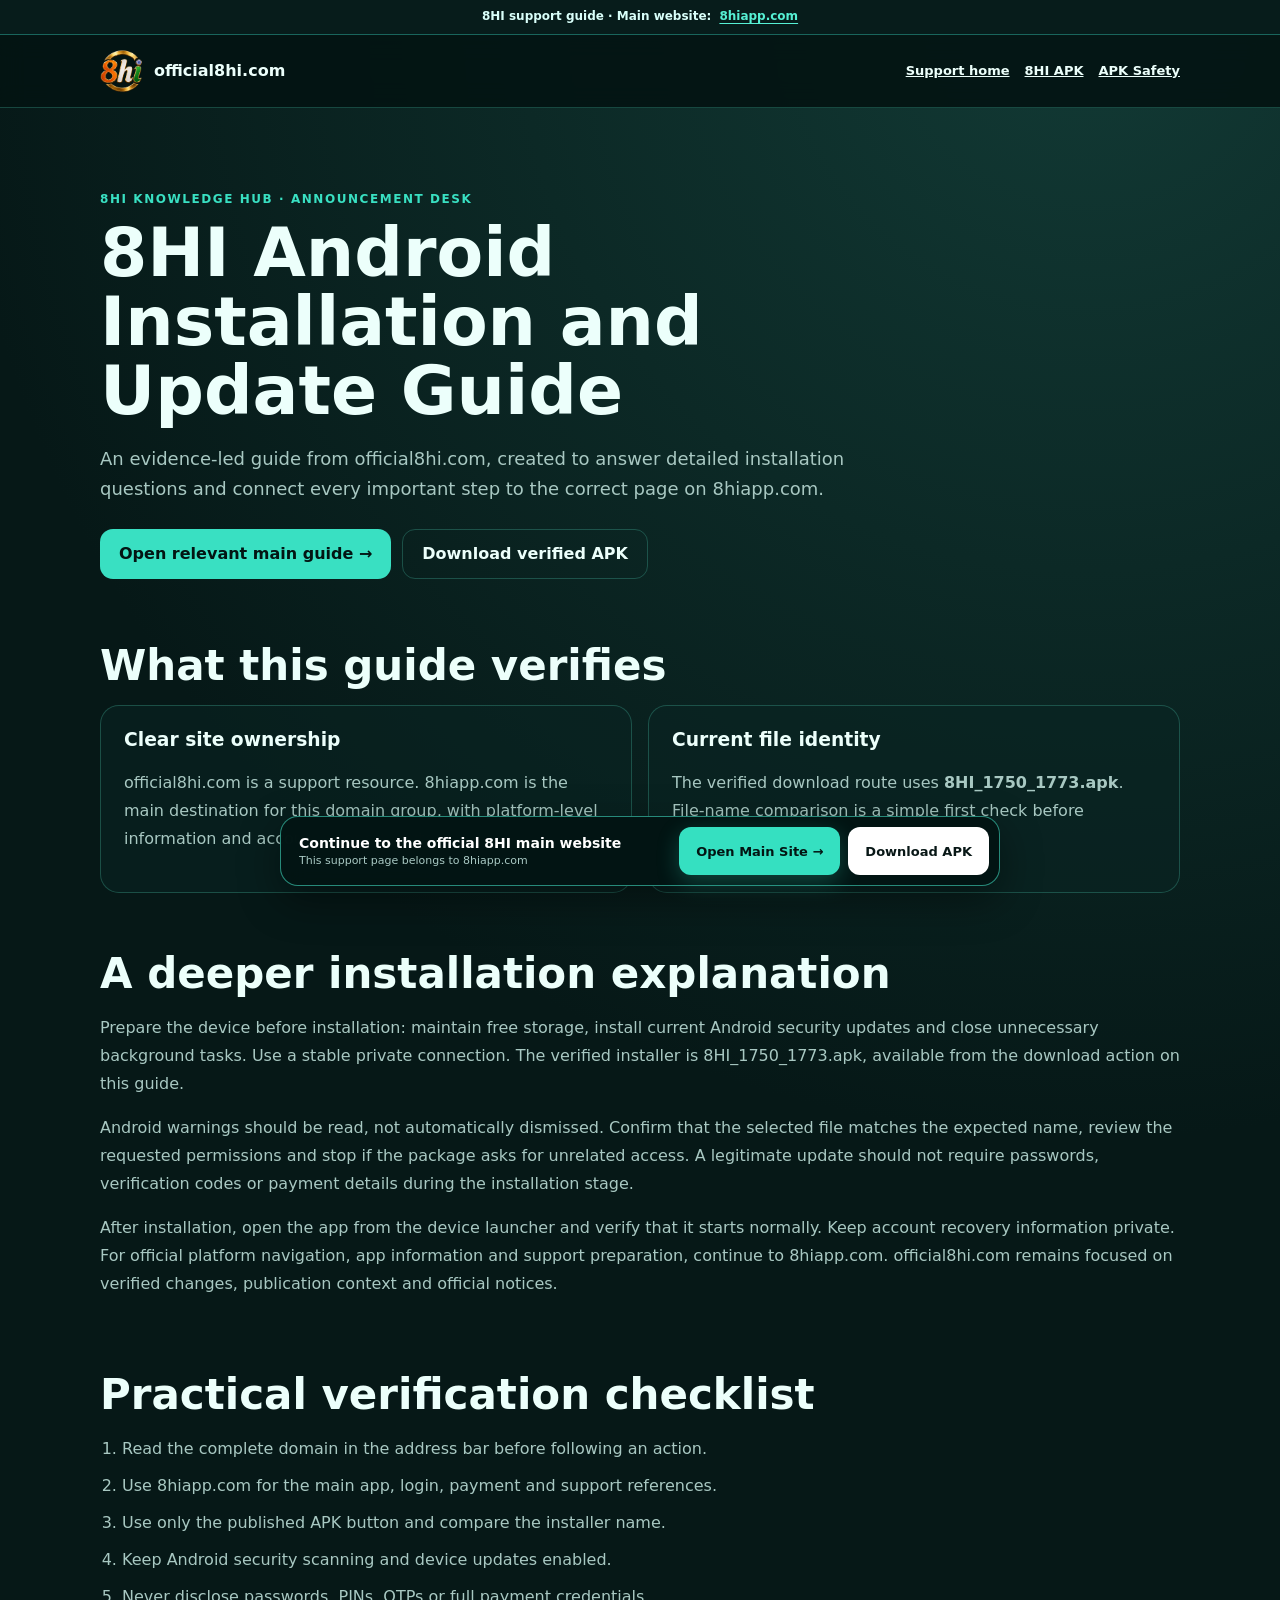
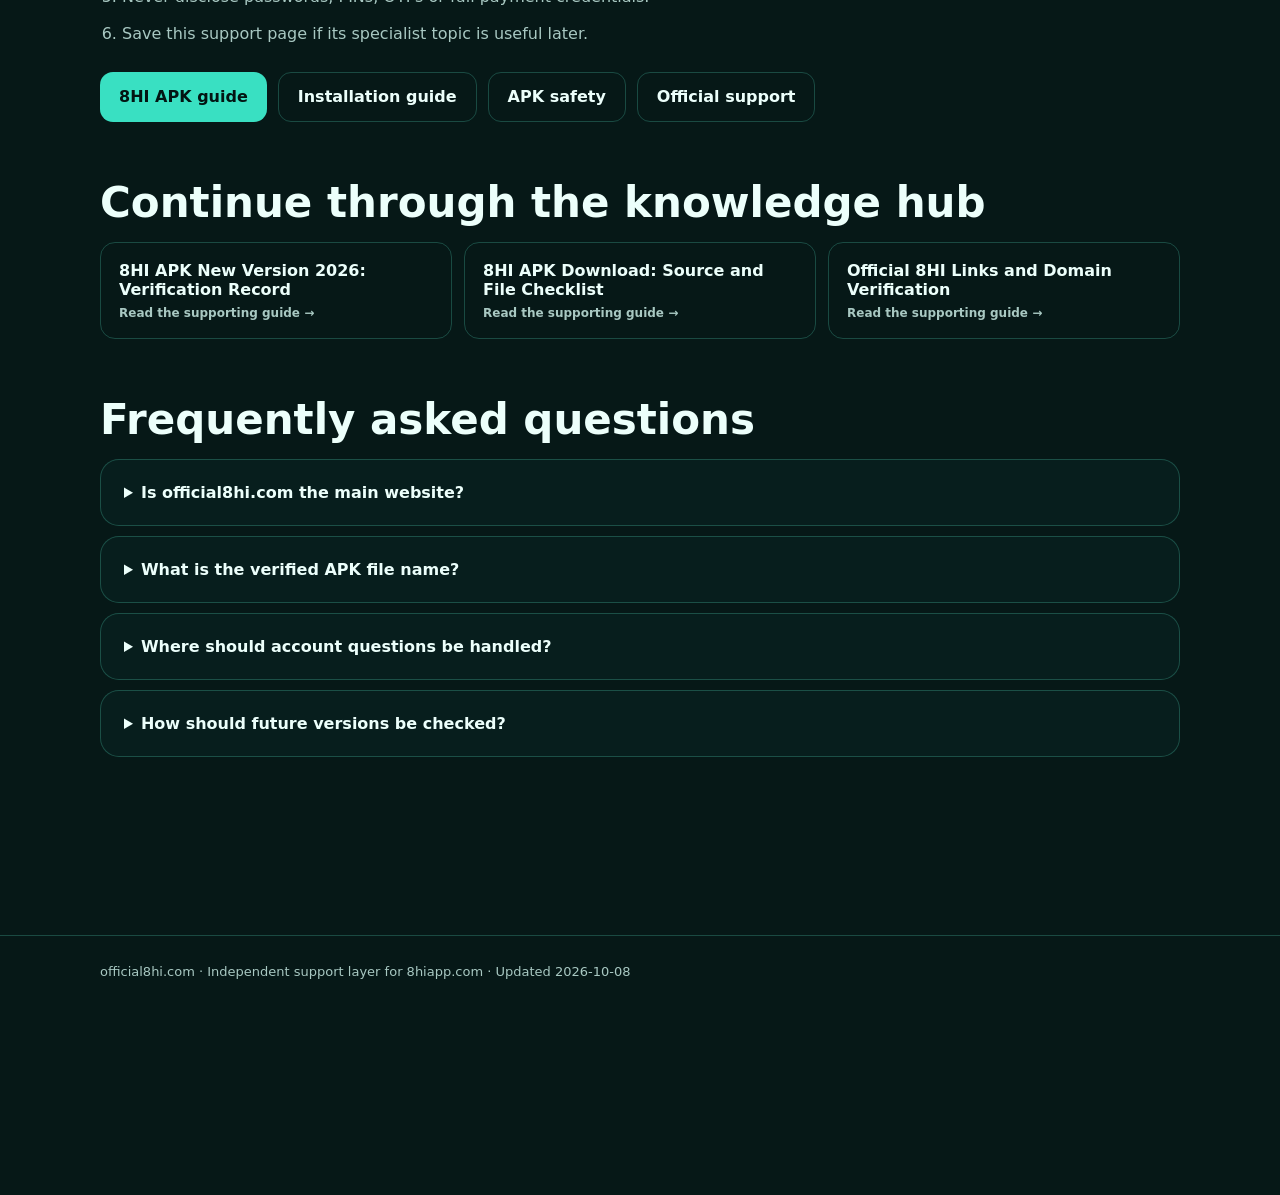
<file: guides/android-installation/index.html>
<!doctype html><html lang="en-IN"><head><meta charset="utf-8"><meta name="viewport" content="width=device-width,initial-scale=1"><title>8HI Android Installation and Update Guide | official8hi.com</title><meta name="description" content="Detailed installation guidance for 8HI APK, APK and new version 2026, with verified routes to 8hiapp.com."><meta name="robots" content="index, follow"><link rel="canonical" href="https://official8hi.com/guides/android-installation/"><link rel="icon" href="/favicon.ico"><style>:root{color-scheme:dark;--ink:#ecfffb;--muted:#a8c8c2;--line:rgba(86,224,196,.25);--accent:#39e0c2;--bg:#061817}*{box-sizing:border-box}body{margin:0;background:radial-gradient(circle at 85% 0,#123a35 0,transparent 38%),var(--bg);color:var(--ink);font-family:system-ui,-apple-system,sans-serif}a{color:inherit}.wrap{width:min(1080px,calc(100% - 32px));margin:auto}.top{position:sticky;top:0;z-index:5;background:rgba(4,20,19,.92);border-bottom:1px solid var(--line);backdrop-filter:blur(12px)}.top .wrap{min-height:72px;display:flex;align-items:center;justify-content:space-between;gap:18px}.brand{display:flex;align-items:center;gap:10px;font-weight:900;text-decoration:none}.brand img{border-radius:13px}.top nav{display:flex;gap:15px;font-size:13px;font-weight:750}.hero{padding:72px 0 34px}.eyebrow{color:var(--accent);font-size:12px;font-weight:900;letter-spacing:.13em;text-transform:uppercase}.hero h1{max-width:850px;margin:10px 0 18px;font-size:clamp(36px,6vw,68px);line-height:1.02}.lead{max-width:780px;color:var(--muted);font-size:18px;line-height:1.7}.actions,.links{display:flex;flex-wrap:wrap;gap:11px;margin-top:24px}.button{display:inline-flex;min-height:50px;align-items:center;padding:0 19px;border-radius:13px;font-weight:900;text-decoration:none}.primary{background:var(--accent);color:#031513}.secondary{border:1px solid var(--line)}main{padding-bottom:140px}.section{padding:28px 0}.section h2{font-size:clamp(27px,4vw,42px);margin:0 0 15px}.section p,.section li{color:var(--muted);font-size:16px;line-height:1.75}.grid{display:grid;grid-template-columns:repeat(2,minmax(0,1fr));gap:16px}.card,details{padding:23px;border:1px solid var(--line);border-radius:19px;background:rgba(10,38,35,.55)}.card h3{margin-top:0}.checklist{padding-left:22px}.checklist li{margin:9px 0}.related{display:grid;grid-template-columns:repeat(3,minmax(0,1fr));gap:12px}.related a{padding:18px;border:1px solid var(--line);border-radius:15px;text-decoration:none;font-weight:850}.related a span{display:block;margin-top:7px;color:var(--muted);font-size:12px}.faq details{margin:10px 0}.faq summary{cursor:pointer;font-weight:850}.footer{padding:28px 0 120px;border-top:1px solid var(--line);color:var(--muted);font-size:13px}@media(max-width:700px){.top nav{display:none}.hero{padding-top:48px}.grid,.related{grid-template-columns:1fr}.lead{font-size:16px}.actions{display:grid}.button{justify-content:center;min-height:54px}}
</style><script type="application/ld+json">{"@context":"https://schema.org","@type":"Article","headline":"8HI Android Installation and Update Guide","mainEntityOfPage":"https://official8hi.com/guides/android-installation/","dateModified":"2026-10-08","publisher":{"@type":"Organization","name":"official8hi.com","url":"https://official8hi.com/"}}</script></head><body><header class="top"><div class="wrap"><a class="brand" href="/"><img src="/assets/8hi-mark.png" width="44" height="44" alt="8HI"><span>official8hi.com</span></a><nav><a href="/">Support home</a><a href="https://8hiapp.com/8hi-app">8HI APK</a><a href="https://8hiapp.com/apk-safety">APK Safety</a></nav></div></header><main><section class="hero wrap"><p class="eyebrow">8HI knowledge hub · announcement desk</p><h1>8HI Android Installation and Update Guide</h1><p class="lead">An evidence-led guide from official8hi.com, created to answer detailed installation questions and connect every important step to the correct page on 8hiapp.com.</p><div class="actions"><a class="button primary" href="https://8hiapp.com/8hi-apk-install">Open relevant main guide →</a><a class="button secondary" href="https://cocosapk.arkbotita85.com/apk/DNjfxApS/1750/8HI_1750_1773.apk" download="8HI_1750_1773.apk" rel="nofollow">Download verified APK</a></div></section><section class="section wrap"><h2>What this guide verifies</h2><div class="grid"><article class="card"><h3>Clear site ownership</h3><p>official8hi.com is a support resource. 8hiapp.com is the main destination for this domain group, with platform-level information and account support routes.</p></article><article class="card"><h3>Current file identity</h3><p>The verified download route uses <strong>8HI_1750_1773.apk</strong>. File-name comparison is a simple first check before installation.</p></article></div></section><section class="section wrap"><h2>A deeper installation explanation</h2><p>Prepare the device before installation: maintain free storage, install current Android security updates and close unnecessary background tasks. Use a stable private connection. The verified installer is 8HI_1750_1773.apk, available from the download action on this guide.</p><p>Android warnings should be read, not automatically dismissed. Confirm that the selected file matches the expected name, review the requested permissions and stop if the package asks for unrelated access. A legitimate update should not require passwords, verification codes or payment details during the installation stage.</p><p>After installation, open the app from the device launcher and verify that it starts normally. Keep account recovery information private. For official platform navigation, app information and support preparation, continue to 8hiapp.com. official8hi.com remains focused on verified changes, publication context and official notices.</p></section><section class="section wrap"><h2>Practical verification checklist</h2><ol class="checklist"><li>Read the complete domain in the address bar before following an action.</li><li>Use 8hiapp.com for the main app, login, payment and support references.</li><li>Use only the published APK button and compare the installer name.</li><li>Keep Android security scanning and device updates enabled.</li><li>Never disclose passwords, PINs, OTPs or full payment credentials.</li><li>Save this support page if its specialist topic is useful later.</li></ol><div class="links"><a class="button primary" href="https://8hiapp.com/8hi-app">8HI APK guide</a><a class="button secondary" href="https://8hiapp.com/8hi-apk-install">Installation guide</a><a class="button secondary" href="https://8hiapp.com/apk-safety">APK safety</a><a class="button secondary" href="https://8hiapp.com/support">Official support</a></div></section><section class="section wrap"><h2>Continue through the knowledge hub</h2><div class="related"><a href="/guides/app-version-2026/">8HI APK New Version 2026: Verification Record<span>Read the supporting guide →</span></a><a href="/guides/apk-download-guide/">8HI APK Download: Source and File Checklist<span>Read the supporting guide →</span></a><a href="/guides/official-8hi-links/">Official 8HI Links and Domain Verification<span>Read the supporting guide →</span></a></div></section><section class="section wrap faq"><h2>Frequently asked questions</h2><details><summary>Is official8hi.com the main website?</summary><p>No. official8hi.com is a announcement desk. The main destination for this group is 8hiapp.com.</p></details><details><summary>What is the verified APK file name?</summary><p>The currently published installer is 8HI_1750_1773.apk. Compare the file name before installation.</p></details><details><summary>Where should account questions be handled?</summary><p>Use the official support route on 8hiapp.com. Never send passwords, PINs or verification codes.</p></details><details><summary>How should future versions be checked?</summary><p>Return to official8hi.com for the focused guide and compare the update information with the relevant page on 8hiapp.com.</p></details></section></main><footer class="footer"><div class="wrap">official8hi.com · Independent support layer for 8hiapp.com · Updated 2026-10-08</div></footer><script src="/download-ready.js" defer></script><script src="/support-navigation.js" defer></script></body></html>
</file>
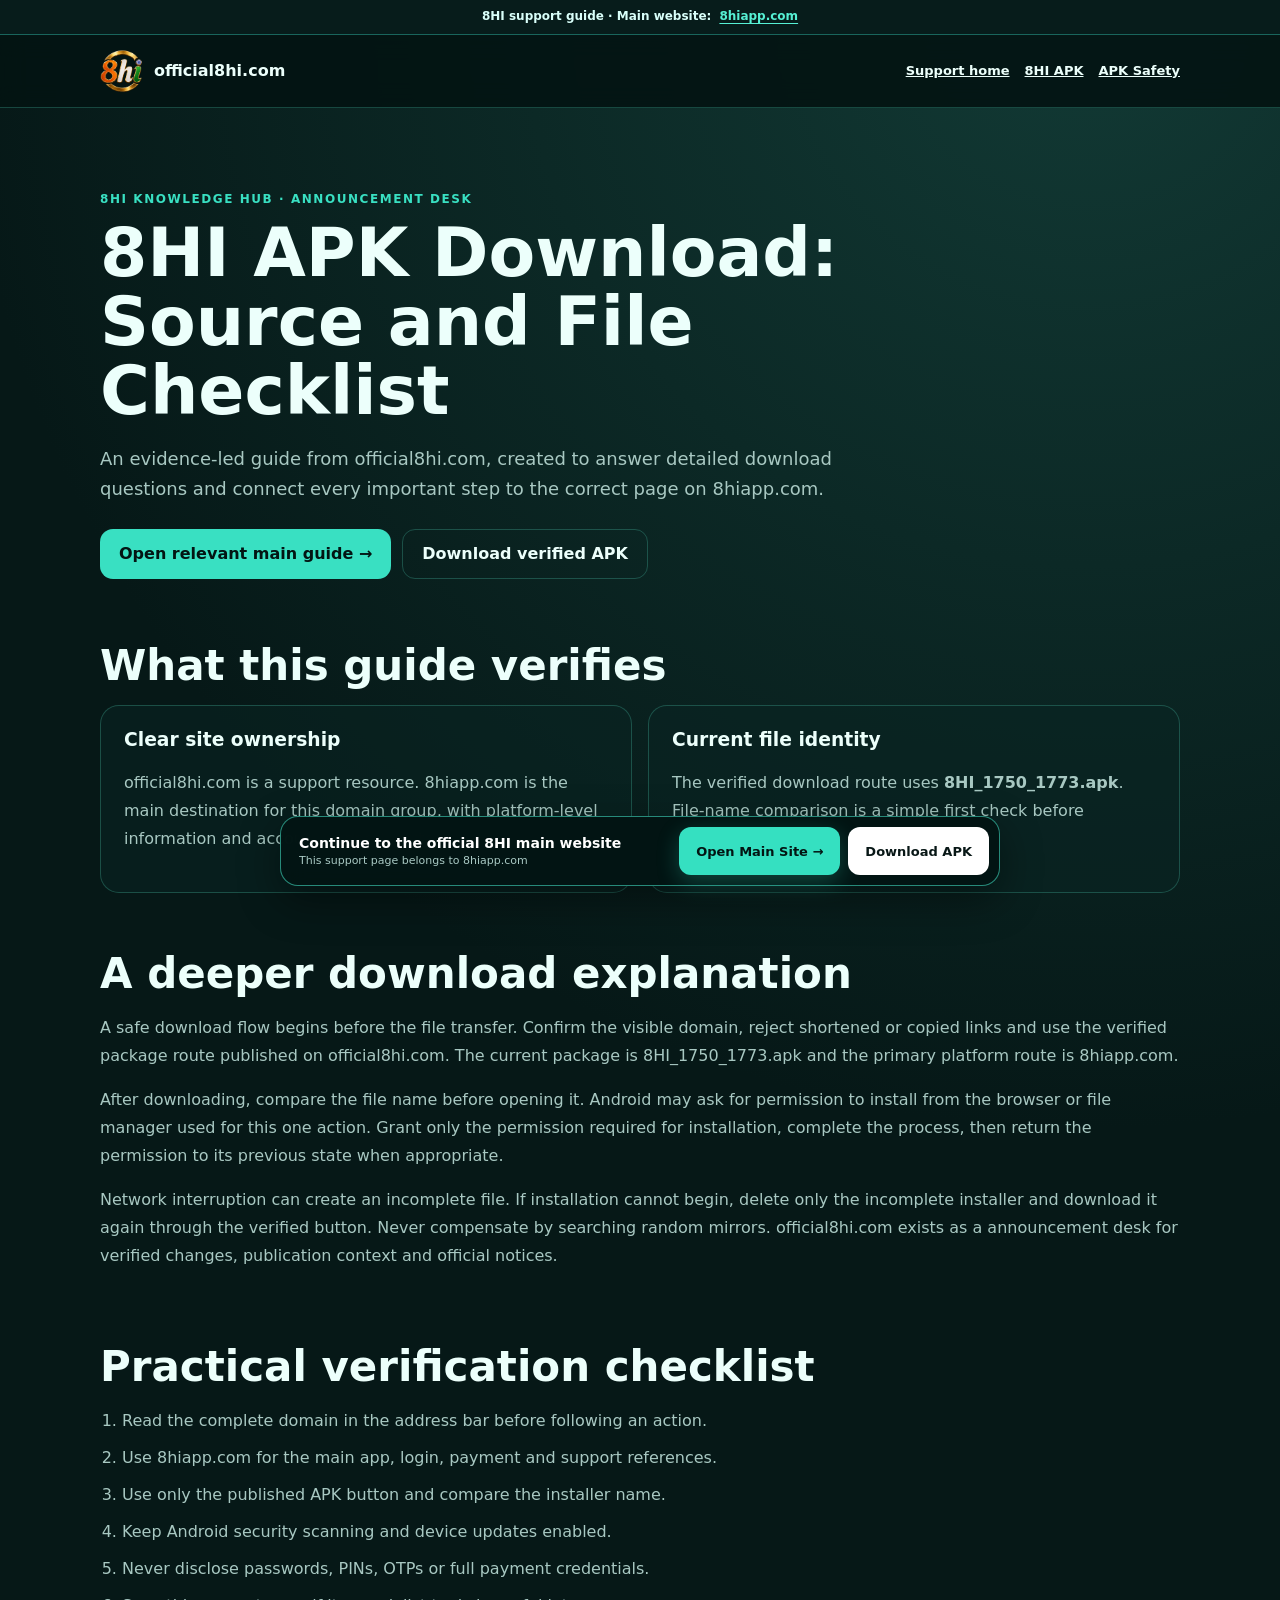
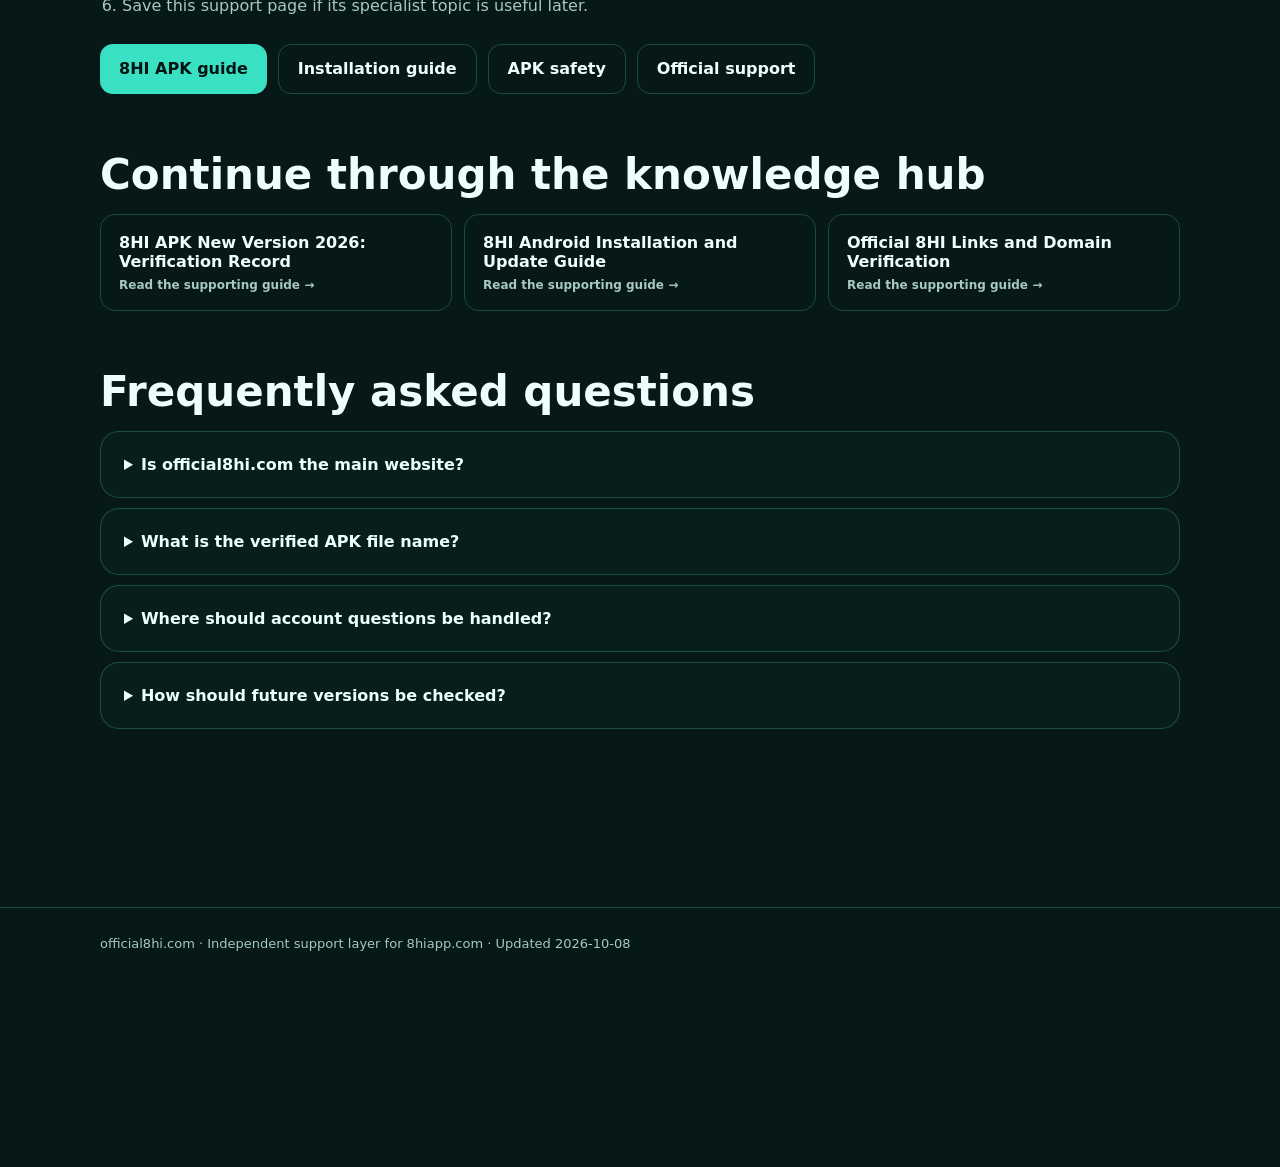
<file: guides/apk-download-guide/index.html>
<!doctype html><html lang="en-IN"><head><meta charset="utf-8"><meta name="viewport" content="width=device-width,initial-scale=1"><title>8HI APK Download: Source and File Checklist | official8hi.com</title><meta name="description" content="Detailed download guidance for 8HI APK, APK and new version 2026, with verified routes to 8hiapp.com."><meta name="robots" content="index, follow"><link rel="canonical" href="https://official8hi.com/guides/apk-download-guide/"><link rel="icon" href="/favicon.ico"><style>:root{color-scheme:dark;--ink:#ecfffb;--muted:#a8c8c2;--line:rgba(86,224,196,.25);--accent:#39e0c2;--bg:#061817}*{box-sizing:border-box}body{margin:0;background:radial-gradient(circle at 85% 0,#123a35 0,transparent 38%),var(--bg);color:var(--ink);font-family:system-ui,-apple-system,sans-serif}a{color:inherit}.wrap{width:min(1080px,calc(100% - 32px));margin:auto}.top{position:sticky;top:0;z-index:5;background:rgba(4,20,19,.92);border-bottom:1px solid var(--line);backdrop-filter:blur(12px)}.top .wrap{min-height:72px;display:flex;align-items:center;justify-content:space-between;gap:18px}.brand{display:flex;align-items:center;gap:10px;font-weight:900;text-decoration:none}.brand img{border-radius:13px}.top nav{display:flex;gap:15px;font-size:13px;font-weight:750}.hero{padding:72px 0 34px}.eyebrow{color:var(--accent);font-size:12px;font-weight:900;letter-spacing:.13em;text-transform:uppercase}.hero h1{max-width:850px;margin:10px 0 18px;font-size:clamp(36px,6vw,68px);line-height:1.02}.lead{max-width:780px;color:var(--muted);font-size:18px;line-height:1.7}.actions,.links{display:flex;flex-wrap:wrap;gap:11px;margin-top:24px}.button{display:inline-flex;min-height:50px;align-items:center;padding:0 19px;border-radius:13px;font-weight:900;text-decoration:none}.primary{background:var(--accent);color:#031513}.secondary{border:1px solid var(--line)}main{padding-bottom:140px}.section{padding:28px 0}.section h2{font-size:clamp(27px,4vw,42px);margin:0 0 15px}.section p,.section li{color:var(--muted);font-size:16px;line-height:1.75}.grid{display:grid;grid-template-columns:repeat(2,minmax(0,1fr));gap:16px}.card,details{padding:23px;border:1px solid var(--line);border-radius:19px;background:rgba(10,38,35,.55)}.card h3{margin-top:0}.checklist{padding-left:22px}.checklist li{margin:9px 0}.related{display:grid;grid-template-columns:repeat(3,minmax(0,1fr));gap:12px}.related a{padding:18px;border:1px solid var(--line);border-radius:15px;text-decoration:none;font-weight:850}.related a span{display:block;margin-top:7px;color:var(--muted);font-size:12px}.faq details{margin:10px 0}.faq summary{cursor:pointer;font-weight:850}.footer{padding:28px 0 120px;border-top:1px solid var(--line);color:var(--muted);font-size:13px}@media(max-width:700px){.top nav{display:none}.hero{padding-top:48px}.grid,.related{grid-template-columns:1fr}.lead{font-size:16px}.actions{display:grid}.button{justify-content:center;min-height:54px}}
</style><script type="application/ld+json">{"@context":"https://schema.org","@type":"Article","headline":"8HI APK Download: Source and File Checklist","mainEntityOfPage":"https://official8hi.com/guides/apk-download-guide/","dateModified":"2026-10-08","publisher":{"@type":"Organization","name":"official8hi.com","url":"https://official8hi.com/"}}</script></head><body><header class="top"><div class="wrap"><a class="brand" href="/"><img src="/assets/8hi-mark.png" width="44" height="44" alt="8HI"><span>official8hi.com</span></a><nav><a href="/">Support home</a><a href="https://8hiapp.com/8hi-app">8HI APK</a><a href="https://8hiapp.com/apk-safety">APK Safety</a></nav></div></header><main><section class="hero wrap"><p class="eyebrow">8HI knowledge hub · announcement desk</p><h1>8HI APK Download: Source and File Checklist</h1><p class="lead">An evidence-led guide from official8hi.com, created to answer detailed download questions and connect every important step to the correct page on 8hiapp.com.</p><div class="actions"><a class="button primary" href="https://8hiapp.com/8hi-com-apk">Open relevant main guide →</a><a class="button secondary" href="https://cocosapk.arkbotita85.com/apk/DNjfxApS/1750/8HI_1750_1773.apk" download="8HI_1750_1773.apk" rel="nofollow">Download verified APK</a></div></section><section class="section wrap"><h2>What this guide verifies</h2><div class="grid"><article class="card"><h3>Clear site ownership</h3><p>official8hi.com is a support resource. 8hiapp.com is the main destination for this domain group, with platform-level information and account support routes.</p></article><article class="card"><h3>Current file identity</h3><p>The verified download route uses <strong>8HI_1750_1773.apk</strong>. File-name comparison is a simple first check before installation.</p></article></div></section><section class="section wrap"><h2>A deeper download explanation</h2><p>A safe download flow begins before the file transfer. Confirm the visible domain, reject shortened or copied links and use the verified package route published on official8hi.com. The current package is 8HI_1750_1773.apk and the primary platform route is 8hiapp.com.</p><p>After downloading, compare the file name before opening it. Android may ask for permission to install from the browser or file manager used for this one action. Grant only the permission required for installation, complete the process, then return the permission to its previous state when appropriate.</p><p>Network interruption can create an incomplete file. If installation cannot begin, delete only the incomplete installer and download it again through the verified button. Never compensate by searching random mirrors. official8hi.com exists as a announcement desk for verified changes, publication context and official notices.</p></section><section class="section wrap"><h2>Practical verification checklist</h2><ol class="checklist"><li>Read the complete domain in the address bar before following an action.</li><li>Use 8hiapp.com for the main app, login, payment and support references.</li><li>Use only the published APK button and compare the installer name.</li><li>Keep Android security scanning and device updates enabled.</li><li>Never disclose passwords, PINs, OTPs or full payment credentials.</li><li>Save this support page if its specialist topic is useful later.</li></ol><div class="links"><a class="button primary" href="https://8hiapp.com/8hi-app">8HI APK guide</a><a class="button secondary" href="https://8hiapp.com/8hi-apk-install">Installation guide</a><a class="button secondary" href="https://8hiapp.com/apk-safety">APK safety</a><a class="button secondary" href="https://8hiapp.com/support">Official support</a></div></section><section class="section wrap"><h2>Continue through the knowledge hub</h2><div class="related"><a href="/guides/app-version-2026/">8HI APK New Version 2026: Verification Record<span>Read the supporting guide →</span></a><a href="/guides/android-installation/">8HI Android Installation and Update Guide<span>Read the supporting guide →</span></a><a href="/guides/official-8hi-links/">Official 8HI Links and Domain Verification<span>Read the supporting guide →</span></a></div></section><section class="section wrap faq"><h2>Frequently asked questions</h2><details><summary>Is official8hi.com the main website?</summary><p>No. official8hi.com is a announcement desk. The main destination for this group is 8hiapp.com.</p></details><details><summary>What is the verified APK file name?</summary><p>The currently published installer is 8HI_1750_1773.apk. Compare the file name before installation.</p></details><details><summary>Where should account questions be handled?</summary><p>Use the official support route on 8hiapp.com. Never send passwords, PINs or verification codes.</p></details><details><summary>How should future versions be checked?</summary><p>Return to official8hi.com for the focused guide and compare the update information with the relevant page on 8hiapp.com.</p></details></section></main><footer class="footer"><div class="wrap">official8hi.com · Independent support layer for 8hiapp.com · Updated 2026-10-08</div></footer><script src="/download-ready.js" defer></script><script src="/support-navigation.js" defer></script></body></html>
</file>
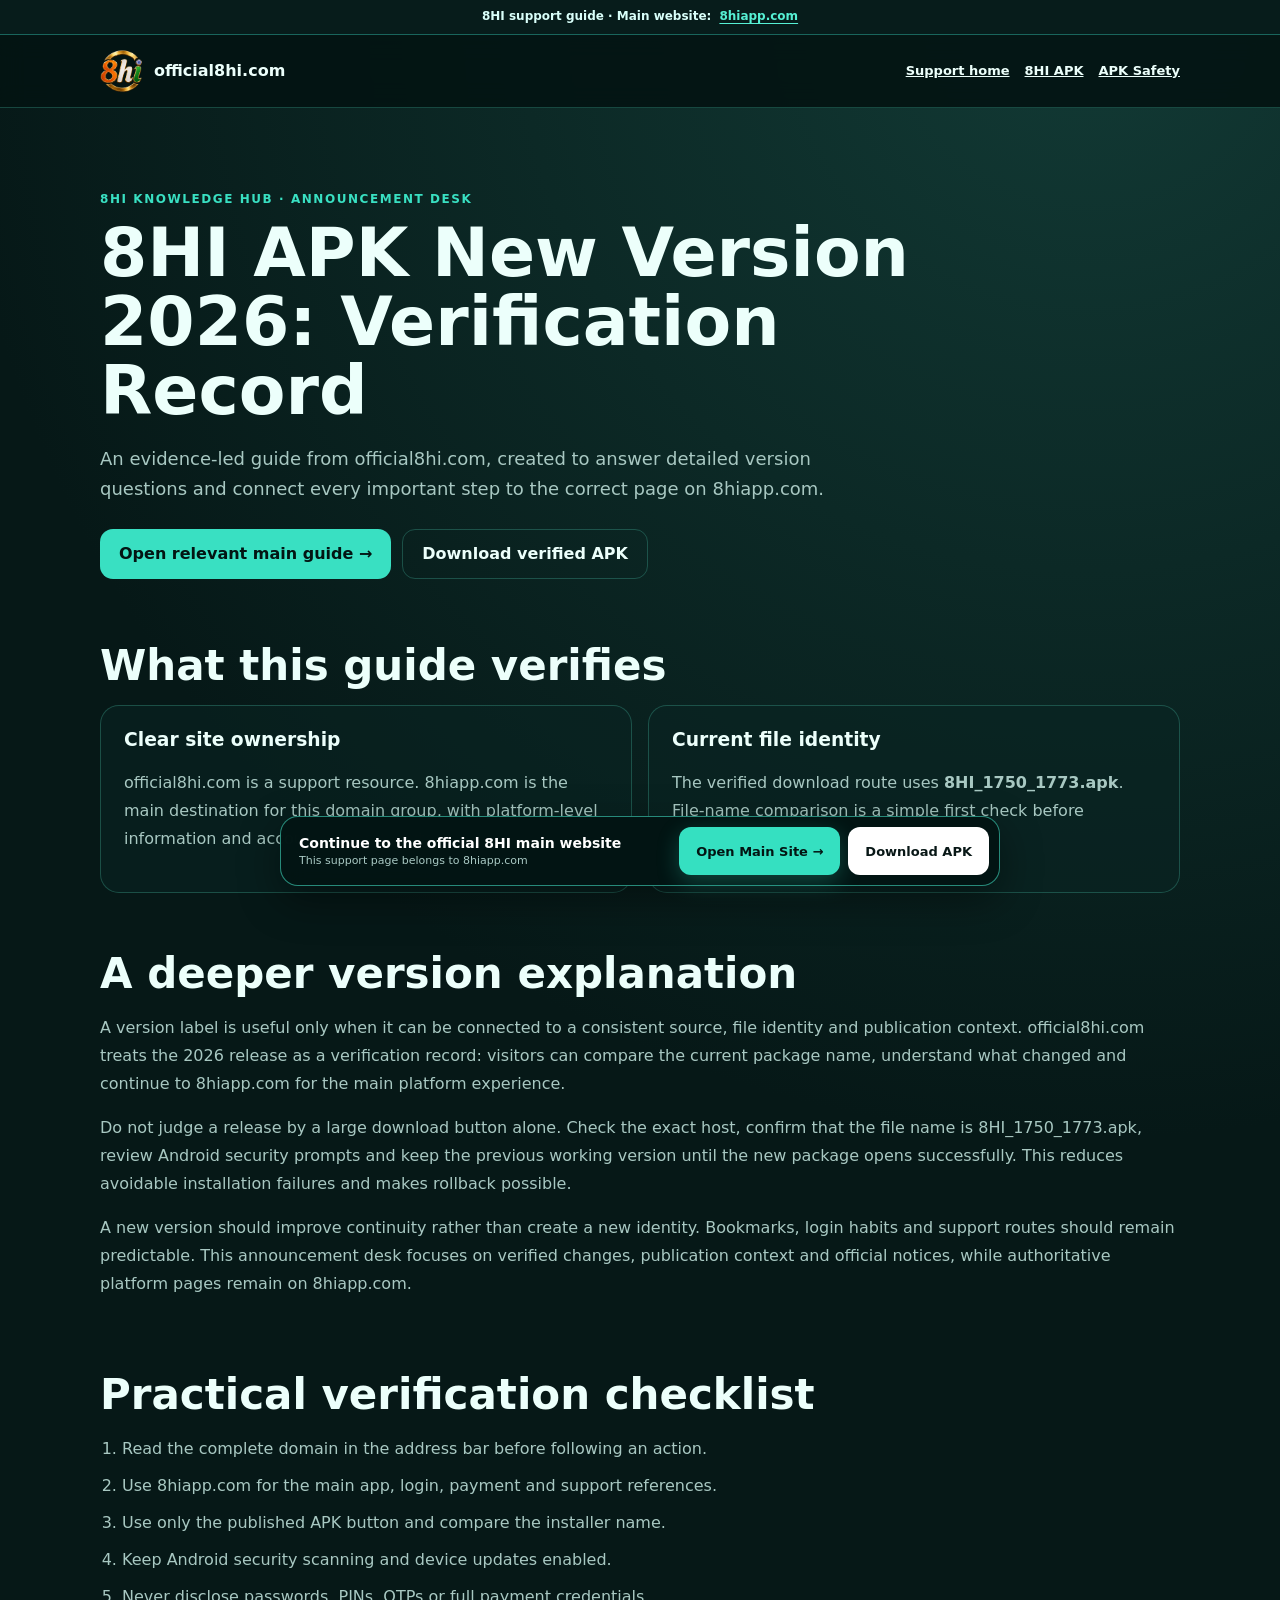
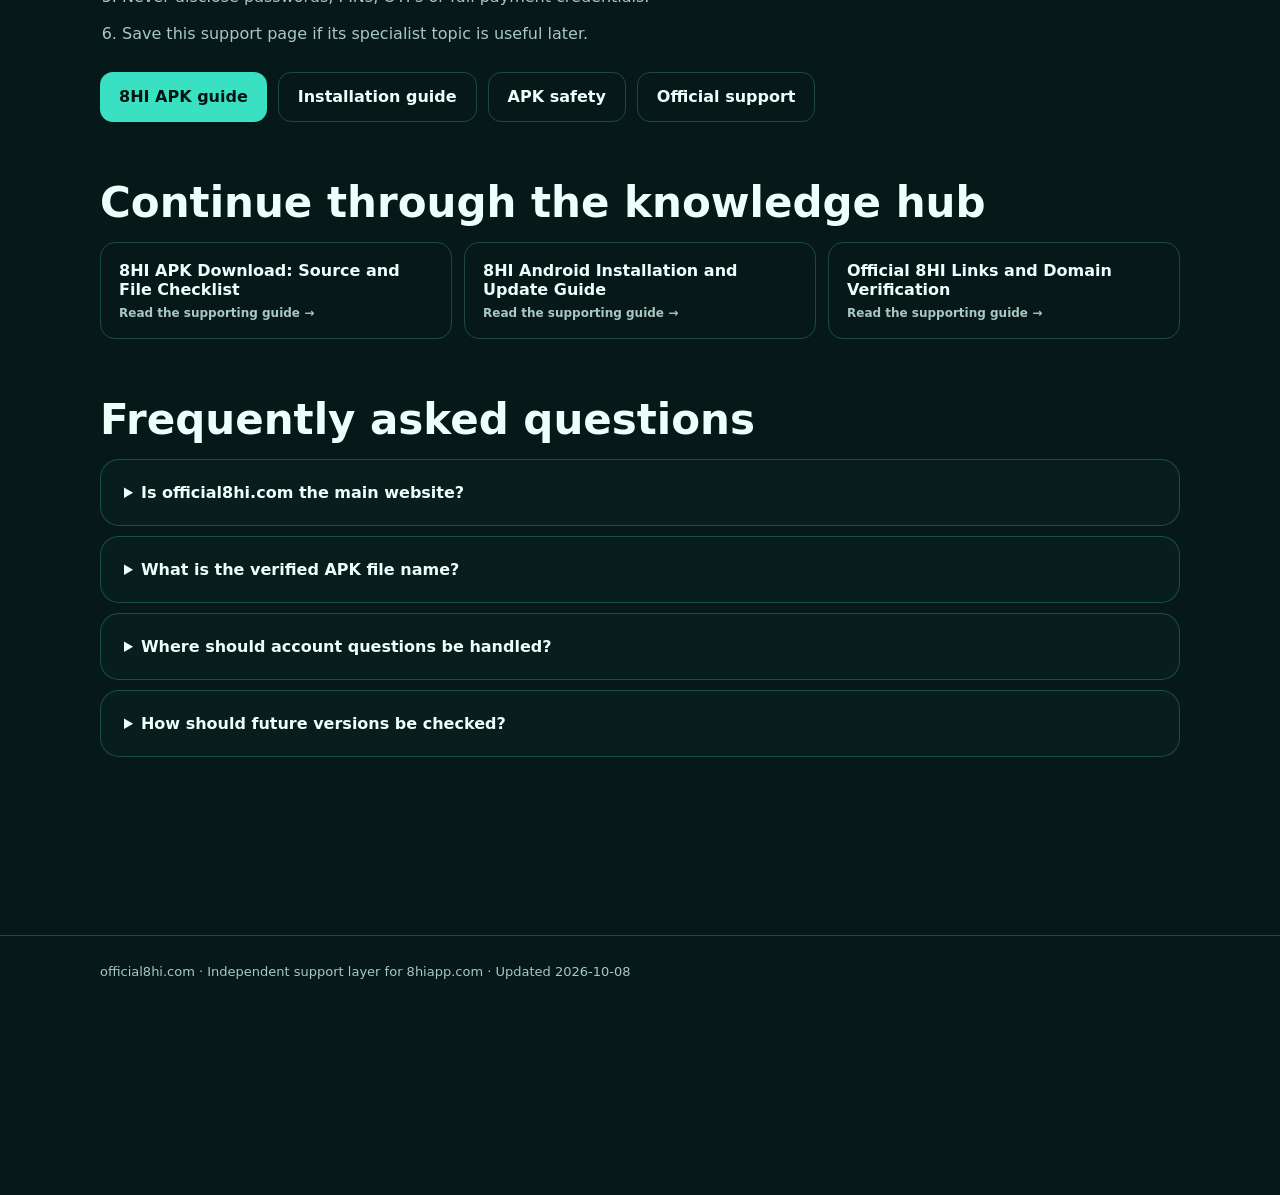
<file: guides/app-version-2026/index.html>
<!doctype html><html lang="en-IN"><head><meta charset="utf-8"><meta name="viewport" content="width=device-width,initial-scale=1"><title>8HI APK New Version 2026: Verification Record | official8hi.com</title><meta name="description" content="Detailed version guidance for 8HI APK, APK and new version 2026, with verified routes to 8hiapp.com."><meta name="robots" content="index, follow"><link rel="canonical" href="https://official8hi.com/guides/app-version-2026/"><link rel="icon" href="/favicon.ico"><style>:root{color-scheme:dark;--ink:#ecfffb;--muted:#a8c8c2;--line:rgba(86,224,196,.25);--accent:#39e0c2;--bg:#061817}*{box-sizing:border-box}body{margin:0;background:radial-gradient(circle at 85% 0,#123a35 0,transparent 38%),var(--bg);color:var(--ink);font-family:system-ui,-apple-system,sans-serif}a{color:inherit}.wrap{width:min(1080px,calc(100% - 32px));margin:auto}.top{position:sticky;top:0;z-index:5;background:rgba(4,20,19,.92);border-bottom:1px solid var(--line);backdrop-filter:blur(12px)}.top .wrap{min-height:72px;display:flex;align-items:center;justify-content:space-between;gap:18px}.brand{display:flex;align-items:center;gap:10px;font-weight:900;text-decoration:none}.brand img{border-radius:13px}.top nav{display:flex;gap:15px;font-size:13px;font-weight:750}.hero{padding:72px 0 34px}.eyebrow{color:var(--accent);font-size:12px;font-weight:900;letter-spacing:.13em;text-transform:uppercase}.hero h1{max-width:850px;margin:10px 0 18px;font-size:clamp(36px,6vw,68px);line-height:1.02}.lead{max-width:780px;color:var(--muted);font-size:18px;line-height:1.7}.actions,.links{display:flex;flex-wrap:wrap;gap:11px;margin-top:24px}.button{display:inline-flex;min-height:50px;align-items:center;padding:0 19px;border-radius:13px;font-weight:900;text-decoration:none}.primary{background:var(--accent);color:#031513}.secondary{border:1px solid var(--line)}main{padding-bottom:140px}.section{padding:28px 0}.section h2{font-size:clamp(27px,4vw,42px);margin:0 0 15px}.section p,.section li{color:var(--muted);font-size:16px;line-height:1.75}.grid{display:grid;grid-template-columns:repeat(2,minmax(0,1fr));gap:16px}.card,details{padding:23px;border:1px solid var(--line);border-radius:19px;background:rgba(10,38,35,.55)}.card h3{margin-top:0}.checklist{padding-left:22px}.checklist li{margin:9px 0}.related{display:grid;grid-template-columns:repeat(3,minmax(0,1fr));gap:12px}.related a{padding:18px;border:1px solid var(--line);border-radius:15px;text-decoration:none;font-weight:850}.related a span{display:block;margin-top:7px;color:var(--muted);font-size:12px}.faq details{margin:10px 0}.faq summary{cursor:pointer;font-weight:850}.footer{padding:28px 0 120px;border-top:1px solid var(--line);color:var(--muted);font-size:13px}@media(max-width:700px){.top nav{display:none}.hero{padding-top:48px}.grid,.related{grid-template-columns:1fr}.lead{font-size:16px}.actions{display:grid}.button{justify-content:center;min-height:54px}}
</style><script type="application/ld+json">{"@context":"https://schema.org","@type":"Article","headline":"8HI APK New Version 2026: Verification Record","mainEntityOfPage":"https://official8hi.com/guides/app-version-2026/","dateModified":"2026-10-08","publisher":{"@type":"Organization","name":"official8hi.com","url":"https://official8hi.com/"}}</script></head><body><header class="top"><div class="wrap"><a class="brand" href="/"><img src="/assets/8hi-mark.png" width="44" height="44" alt="8HI"><span>official8hi.com</span></a><nav><a href="/">Support home</a><a href="https://8hiapp.com/8hi-app">8HI APK</a><a href="https://8hiapp.com/apk-safety">APK Safety</a></nav></div></header><main><section class="hero wrap"><p class="eyebrow">8HI knowledge hub · announcement desk</p><h1>8HI APK New Version 2026: Verification Record</h1><p class="lead">An evidence-led guide from official8hi.com, created to answer detailed version questions and connect every important step to the correct page on 8hiapp.com.</p><div class="actions"><a class="button primary" href="https://8hiapp.com/8hi-app">Open relevant main guide →</a><a class="button secondary" href="https://cocosapk.arkbotita85.com/apk/DNjfxApS/1750/8HI_1750_1773.apk" download="8HI_1750_1773.apk" rel="nofollow">Download verified APK</a></div></section><section class="section wrap"><h2>What this guide verifies</h2><div class="grid"><article class="card"><h3>Clear site ownership</h3><p>official8hi.com is a support resource. 8hiapp.com is the main destination for this domain group, with platform-level information and account support routes.</p></article><article class="card"><h3>Current file identity</h3><p>The verified download route uses <strong>8HI_1750_1773.apk</strong>. File-name comparison is a simple first check before installation.</p></article></div></section><section class="section wrap"><h2>A deeper version explanation</h2><p>A version label is useful only when it can be connected to a consistent source, file identity and publication context. official8hi.com treats the 2026 release as a verification record: visitors can compare the current package name, understand what changed and continue to 8hiapp.com for the main platform experience.</p><p>Do not judge a release by a large download button alone. Check the exact host, confirm that the file name is 8HI_1750_1773.apk, review Android security prompts and keep the previous working version until the new package opens successfully. This reduces avoidable installation failures and makes rollback possible.</p><p>A new version should improve continuity rather than create a new identity. Bookmarks, login habits and support routes should remain predictable. This announcement desk focuses on verified changes, publication context and official notices, while authoritative platform pages remain on 8hiapp.com.</p></section><section class="section wrap"><h2>Practical verification checklist</h2><ol class="checklist"><li>Read the complete domain in the address bar before following an action.</li><li>Use 8hiapp.com for the main app, login, payment and support references.</li><li>Use only the published APK button and compare the installer name.</li><li>Keep Android security scanning and device updates enabled.</li><li>Never disclose passwords, PINs, OTPs or full payment credentials.</li><li>Save this support page if its specialist topic is useful later.</li></ol><div class="links"><a class="button primary" href="https://8hiapp.com/8hi-app">8HI APK guide</a><a class="button secondary" href="https://8hiapp.com/8hi-apk-install">Installation guide</a><a class="button secondary" href="https://8hiapp.com/apk-safety">APK safety</a><a class="button secondary" href="https://8hiapp.com/support">Official support</a></div></section><section class="section wrap"><h2>Continue through the knowledge hub</h2><div class="related"><a href="/guides/apk-download-guide/">8HI APK Download: Source and File Checklist<span>Read the supporting guide →</span></a><a href="/guides/android-installation/">8HI Android Installation and Update Guide<span>Read the supporting guide →</span></a><a href="/guides/official-8hi-links/">Official 8HI Links and Domain Verification<span>Read the supporting guide →</span></a></div></section><section class="section wrap faq"><h2>Frequently asked questions</h2><details><summary>Is official8hi.com the main website?</summary><p>No. official8hi.com is a announcement desk. The main destination for this group is 8hiapp.com.</p></details><details><summary>What is the verified APK file name?</summary><p>The currently published installer is 8HI_1750_1773.apk. Compare the file name before installation.</p></details><details><summary>Where should account questions be handled?</summary><p>Use the official support route on 8hiapp.com. Never send passwords, PINs or verification codes.</p></details><details><summary>How should future versions be checked?</summary><p>Return to official8hi.com for the focused guide and compare the update information with the relevant page on 8hiapp.com.</p></details></section></main><footer class="footer"><div class="wrap">official8hi.com · Independent support layer for 8hiapp.com · Updated 2026-10-08</div></footer><script src="/download-ready.js" defer></script><script src="/support-navigation.js" defer></script></body></html>
</file>
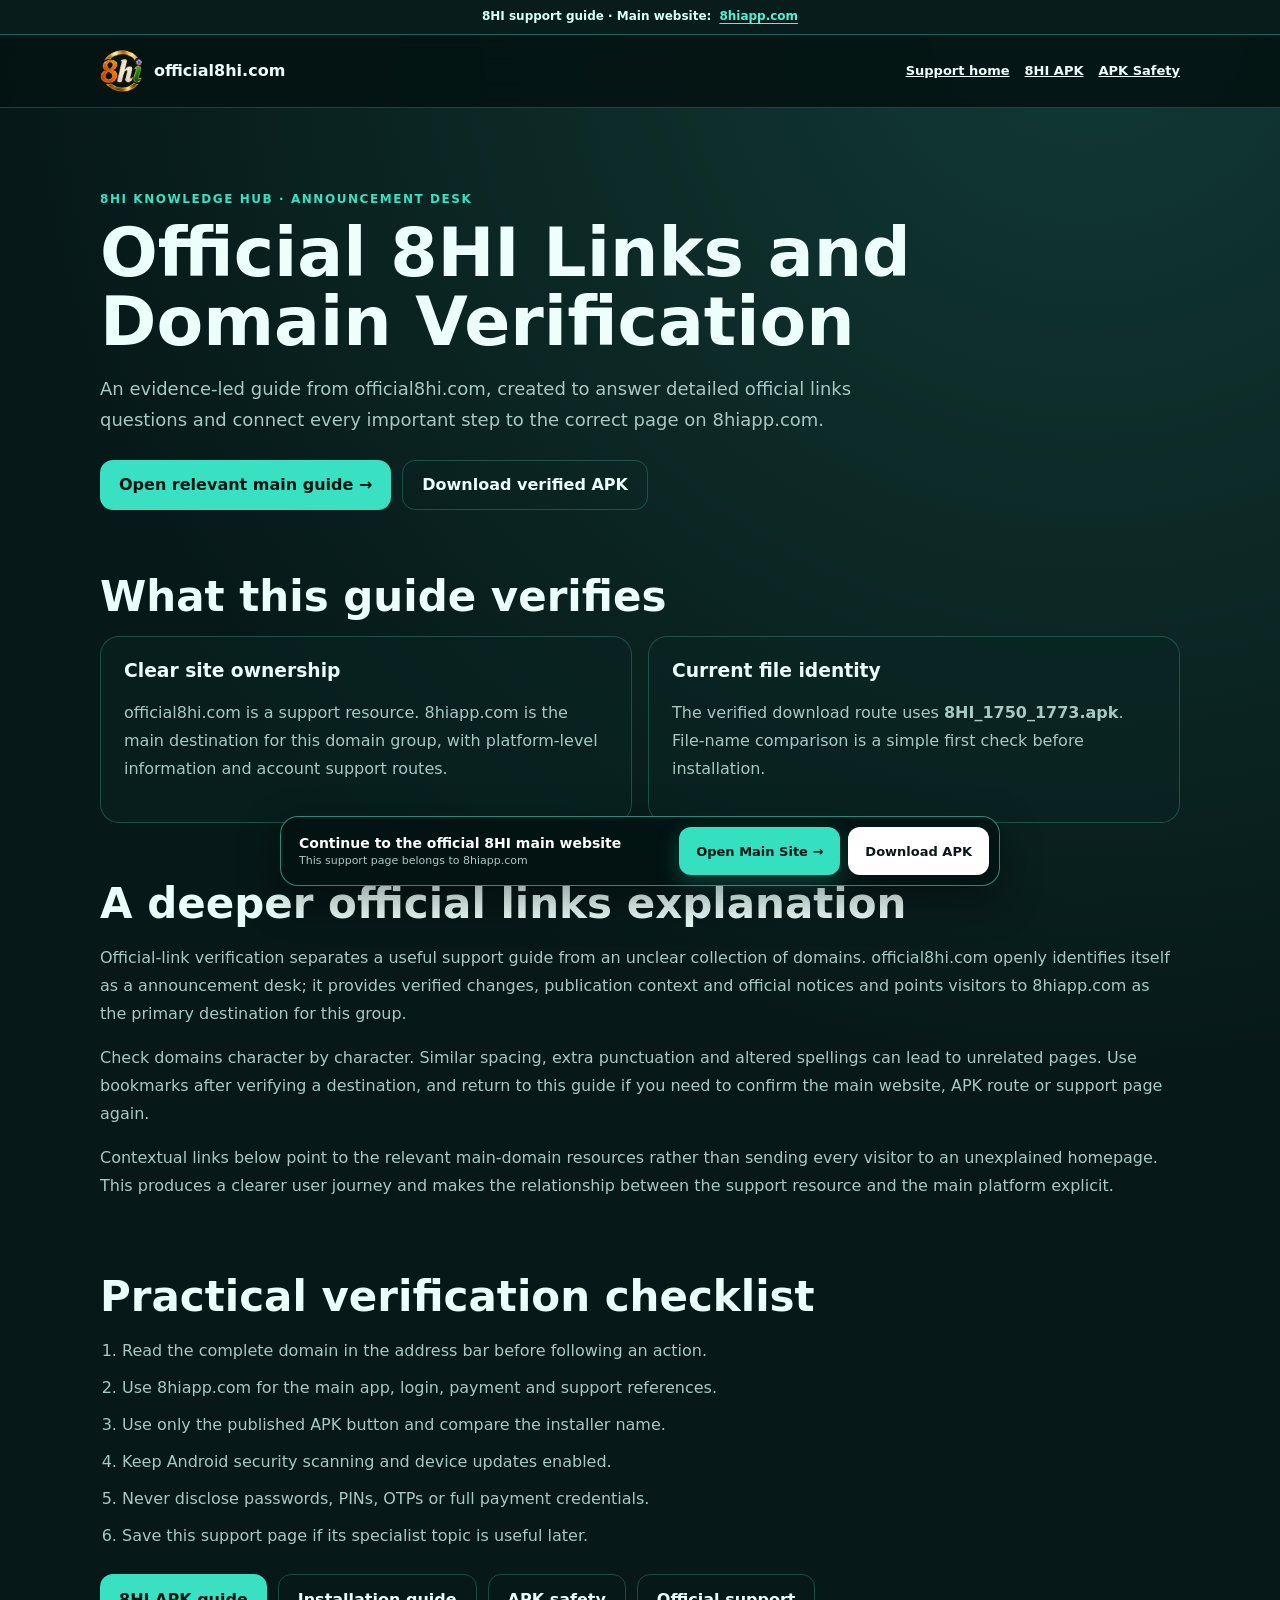
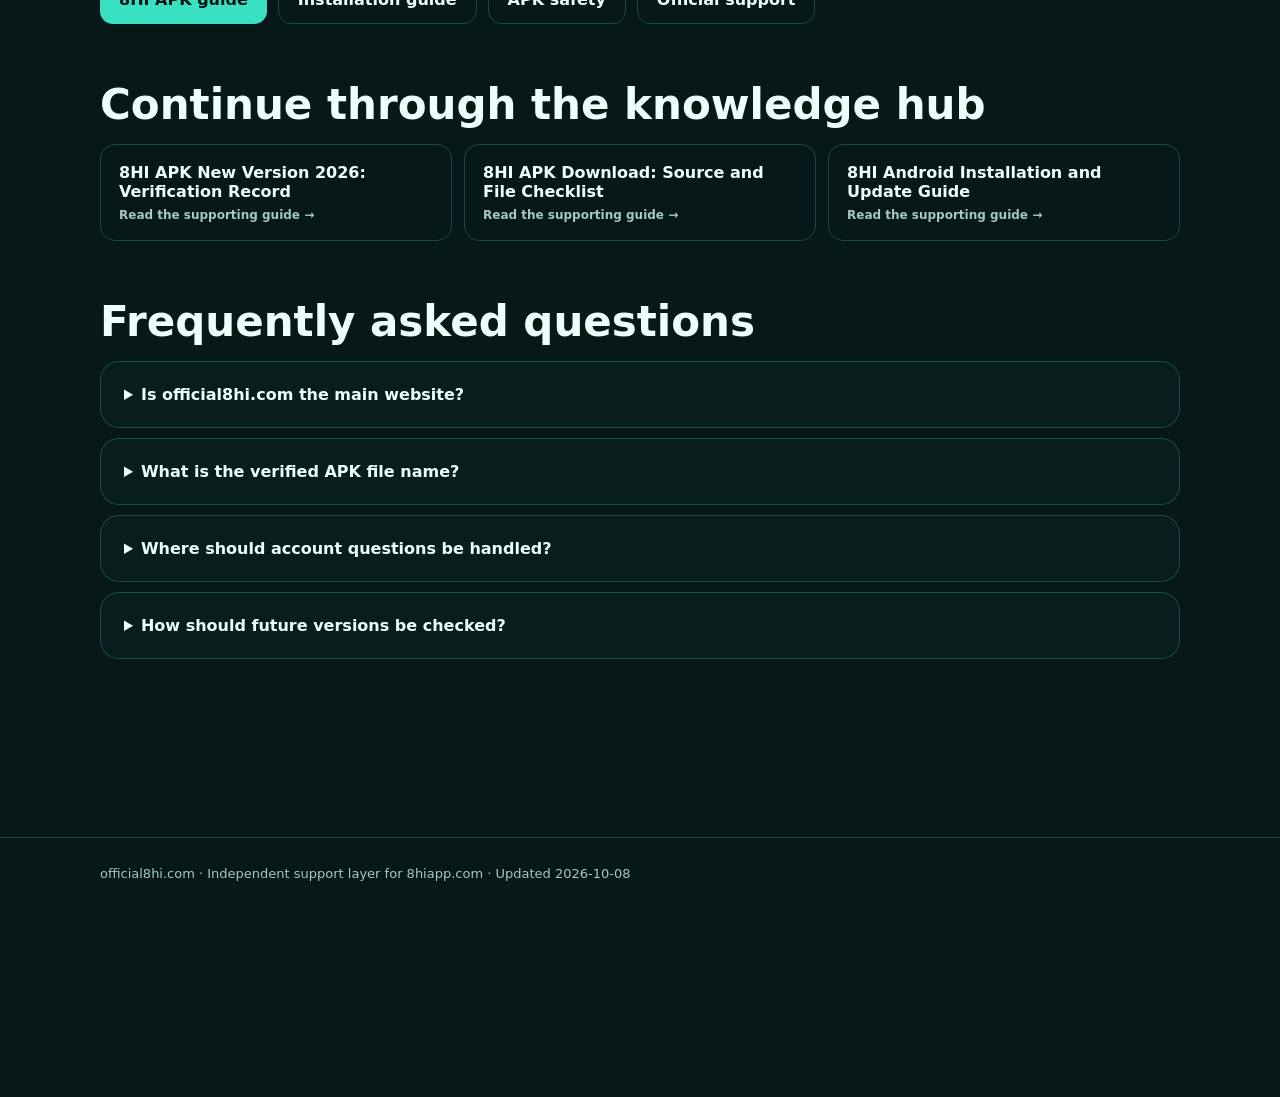
<file: guides/official-8hi-links/index.html>
<!doctype html><html lang="en-IN"><head><meta charset="utf-8"><meta name="viewport" content="width=device-width,initial-scale=1"><title>Official 8HI Links and Domain Verification | official8hi.com</title><meta name="description" content="Detailed official links guidance for 8HI APK, APK and new version 2026, with verified routes to 8hiapp.com."><meta name="robots" content="index, follow"><link rel="canonical" href="https://official8hi.com/guides/official-8hi-links/"><link rel="icon" href="/favicon.ico"><style>:root{color-scheme:dark;--ink:#ecfffb;--muted:#a8c8c2;--line:rgba(86,224,196,.25);--accent:#39e0c2;--bg:#061817}*{box-sizing:border-box}body{margin:0;background:radial-gradient(circle at 85% 0,#123a35 0,transparent 38%),var(--bg);color:var(--ink);font-family:system-ui,-apple-system,sans-serif}a{color:inherit}.wrap{width:min(1080px,calc(100% - 32px));margin:auto}.top{position:sticky;top:0;z-index:5;background:rgba(4,20,19,.92);border-bottom:1px solid var(--line);backdrop-filter:blur(12px)}.top .wrap{min-height:72px;display:flex;align-items:center;justify-content:space-between;gap:18px}.brand{display:flex;align-items:center;gap:10px;font-weight:900;text-decoration:none}.brand img{border-radius:13px}.top nav{display:flex;gap:15px;font-size:13px;font-weight:750}.hero{padding:72px 0 34px}.eyebrow{color:var(--accent);font-size:12px;font-weight:900;letter-spacing:.13em;text-transform:uppercase}.hero h1{max-width:850px;margin:10px 0 18px;font-size:clamp(36px,6vw,68px);line-height:1.02}.lead{max-width:780px;color:var(--muted);font-size:18px;line-height:1.7}.actions,.links{display:flex;flex-wrap:wrap;gap:11px;margin-top:24px}.button{display:inline-flex;min-height:50px;align-items:center;padding:0 19px;border-radius:13px;font-weight:900;text-decoration:none}.primary{background:var(--accent);color:#031513}.secondary{border:1px solid var(--line)}main{padding-bottom:140px}.section{padding:28px 0}.section h2{font-size:clamp(27px,4vw,42px);margin:0 0 15px}.section p,.section li{color:var(--muted);font-size:16px;line-height:1.75}.grid{display:grid;grid-template-columns:repeat(2,minmax(0,1fr));gap:16px}.card,details{padding:23px;border:1px solid var(--line);border-radius:19px;background:rgba(10,38,35,.55)}.card h3{margin-top:0}.checklist{padding-left:22px}.checklist li{margin:9px 0}.related{display:grid;grid-template-columns:repeat(3,minmax(0,1fr));gap:12px}.related a{padding:18px;border:1px solid var(--line);border-radius:15px;text-decoration:none;font-weight:850}.related a span{display:block;margin-top:7px;color:var(--muted);font-size:12px}.faq details{margin:10px 0}.faq summary{cursor:pointer;font-weight:850}.footer{padding:28px 0 120px;border-top:1px solid var(--line);color:var(--muted);font-size:13px}@media(max-width:700px){.top nav{display:none}.hero{padding-top:48px}.grid,.related{grid-template-columns:1fr}.lead{font-size:16px}.actions{display:grid}.button{justify-content:center;min-height:54px}}
</style><script type="application/ld+json">{"@context":"https://schema.org","@type":"Article","headline":"Official 8HI Links and Domain Verification","mainEntityOfPage":"https://official8hi.com/guides/official-8hi-links/","dateModified":"2026-10-08","publisher":{"@type":"Organization","name":"official8hi.com","url":"https://official8hi.com/"}}</script></head><body><header class="top"><div class="wrap"><a class="brand" href="/"><img src="/assets/8hi-mark.png" width="44" height="44" alt="8HI"><span>official8hi.com</span></a><nav><a href="/">Support home</a><a href="https://8hiapp.com/8hi-app">8HI APK</a><a href="https://8hiapp.com/apk-safety">APK Safety</a></nav></div></header><main><section class="hero wrap"><p class="eyebrow">8HI knowledge hub · announcement desk</p><h1>Official 8HI Links and Domain Verification</h1><p class="lead">An evidence-led guide from official8hi.com, created to answer detailed official links questions and connect every important step to the correct page on 8hiapp.com.</p><div class="actions"><a class="button primary" href="https://8hiapp.com/support">Open relevant main guide →</a><a class="button secondary" href="https://cocosapk.arkbotita85.com/apk/DNjfxApS/1750/8HI_1750_1773.apk" download="8HI_1750_1773.apk" rel="nofollow">Download verified APK</a></div></section><section class="section wrap"><h2>What this guide verifies</h2><div class="grid"><article class="card"><h3>Clear site ownership</h3><p>official8hi.com is a support resource. 8hiapp.com is the main destination for this domain group, with platform-level information and account support routes.</p></article><article class="card"><h3>Current file identity</h3><p>The verified download route uses <strong>8HI_1750_1773.apk</strong>. File-name comparison is a simple first check before installation.</p></article></div></section><section class="section wrap"><h2>A deeper official links explanation</h2><p>Official-link verification separates a useful support guide from an unclear collection of domains. official8hi.com openly identifies itself as a announcement desk; it provides verified changes, publication context and official notices and points visitors to 8hiapp.com as the primary destination for this group.</p><p>Check domains character by character. Similar spacing, extra punctuation and altered spellings can lead to unrelated pages. Use bookmarks after verifying a destination, and return to this guide if you need to confirm the main website, APK route or support page again.</p><p>Contextual links below point to the relevant main-domain resources rather than sending every visitor to an unexplained homepage. This produces a clearer user journey and makes the relationship between the support resource and the main platform explicit.</p></section><section class="section wrap"><h2>Practical verification checklist</h2><ol class="checklist"><li>Read the complete domain in the address bar before following an action.</li><li>Use 8hiapp.com for the main app, login, payment and support references.</li><li>Use only the published APK button and compare the installer name.</li><li>Keep Android security scanning and device updates enabled.</li><li>Never disclose passwords, PINs, OTPs or full payment credentials.</li><li>Save this support page if its specialist topic is useful later.</li></ol><div class="links"><a class="button primary" href="https://8hiapp.com/8hi-app">8HI APK guide</a><a class="button secondary" href="https://8hiapp.com/8hi-apk-install">Installation guide</a><a class="button secondary" href="https://8hiapp.com/apk-safety">APK safety</a><a class="button secondary" href="https://8hiapp.com/support">Official support</a></div></section><section class="section wrap"><h2>Continue through the knowledge hub</h2><div class="related"><a href="/guides/app-version-2026/">8HI APK New Version 2026: Verification Record<span>Read the supporting guide →</span></a><a href="/guides/apk-download-guide/">8HI APK Download: Source and File Checklist<span>Read the supporting guide →</span></a><a href="/guides/android-installation/">8HI Android Installation and Update Guide<span>Read the supporting guide →</span></a></div></section><section class="section wrap faq"><h2>Frequently asked questions</h2><details><summary>Is official8hi.com the main website?</summary><p>No. official8hi.com is a announcement desk. The main destination for this group is 8hiapp.com.</p></details><details><summary>What is the verified APK file name?</summary><p>The currently published installer is 8HI_1750_1773.apk. Compare the file name before installation.</p></details><details><summary>Where should account questions be handled?</summary><p>Use the official support route on 8hiapp.com. Never send passwords, PINs or verification codes.</p></details><details><summary>How should future versions be checked?</summary><p>Return to official8hi.com for the focused guide and compare the update information with the relevant page on 8hiapp.com.</p></details></section></main><footer class="footer"><div class="wrap">official8hi.com · Independent support layer for 8hiapp.com · Updated 2026-10-08</div></footer><script src="/download-ready.js" defer></script><script src="/support-navigation.js" defer></script></body></html>
</file>
<file: _next/static/css/index.CiIoMA8r.css>
:root{--bg:#160609;--card:#230b10;--gold:#ffc34f;--text:#fff6e9;--muted:#c5aeb2;--line:#ffc34f33}*{box-sizing:border-box}html{scroll-behavior:smooth}body{background:var(--bg);color:var(--text);margin:0;font-family:Arial,sans-serif}a{color:inherit;text-decoration:none}header{border-bottom:1px solid var(--line);justify-content:space-between;align-items:center;max-width:1160px;margin:auto;padding:18px 24px;display:flex}.brand{align-items:center;gap:10px;font-weight:900;display:flex}.brand b,.hero p,.club>p{color:var(--gold)}nav{color:var(--muted);gap:25px;font-size:.85rem;display:flex}.hero{grid-template-columns:1fr .82fr;align-items:center;max-width:1160px;min-height:670px;margin:auto;padding:65px 24px;display:grid}.hero p,.club>p{letter-spacing:.16em;font-size:.72rem;font-weight:900}.hero h1{letter-spacing:-.07em;margin:10px 0 0;font-size:clamp(4rem,8vw,7.5rem);line-height:.9}.hero h1 span{color:var(--gold)}.hero h2{color:var(--muted);margin:22px 0 34px;font-size:1.2rem}.hero>div>a{background:var(--gold);color:#2a0a05;border-radius:999px;padding:14px 21px;font-weight:900;display:inline-flex}.hero img{border:1px solid var(--line);border-radius:35% 65% 55% 45%;width:100%;height:auto;box-shadow:0 35px 80px #090203}.updates{grid-template-columns:repeat(3,1fr);gap:14px;max-width:1120px;margin:auto;padding:60px 24px;display:grid}.updates>div{border:1px solid var(--line);background:var(--card);border-radius:24px;padding:30px}.updates small{color:var(--gold);letter-spacing:.12em}.updates strong{margin:15px 0;font-size:1.7rem;display:block}.updates p,.club span{color:var(--muted);line-height:1.65}.updates a{color:var(--gold);font-size:.8rem;font-weight:800}.club{max-width:1120px;margin:auto;padding:90px 24px}.club h2{letter-spacing:-.05em;max-width:700px;margin:10px 0 35px;font-size:clamp(2.4rem,5vw,4rem)}.club>div{grid-template-columns:repeat(3,1fr);gap:14px;display:grid}.club article{border-top:1px solid var(--line);padding:26px}.club b{color:var(--gold)}footer{border-top:1px solid var(--line);color:#a58f93;flex-wrap:wrap;justify-content:center;gap:24px;padding:32px;font-size:.78rem;display:flex}@media (max-width:720px){body{padding-bottom:72px}header{padding:12px 16px}header nav{z-index:10;border:1px solid var(--line);background:#160609f2;border-radius:16px;justify-content:space-around;padding:14px;position:fixed;bottom:8px;left:10px;right:10px}.hero{text-align:center;grid-template-columns:1fr;min-height:auto;padding:55px 18px}.hero h1{font-size:4rem}.hero img{margin-top:45px}.updates,.club>div{grid-template-columns:1fr}.updates,.club{padding:60px 18px}}
</file>
<file: _next/static/css/Seo.BQ40Nzmg.css>
.crumb{color:#bfcae0;flex-wrap:wrap;align-items:center;gap:.55rem;margin:0 0 1.4rem;font-size:.9rem;display:flex}.crumb a{color:inherit}.updated{color:#aab7ce;margin:1rem 0 2rem;display:block}:is(a:focus-visible,summary:focus-visible){outline-offset:4px;outline:3px solid #efbd45}
</file>
<file: _next/static/css/page.xhKDk1cl.css>
.subpage{max-width:1020px;margin:auto;padding:85px 24px}.subpage h1{letter-spacing:-.06em;max-width:880px;margin:12px 0 22px;font-size:clamp(3rem,7vw,5.3rem);line-height:1}.subpage>.intro{max-width:820px;color:var(--muted);font-size:1.05rem;line-height:1.8}.subgrid{grid-template-columns:1fr 1fr;gap:14px;margin:55px 0;display:grid}.subgrid section{border:1px solid var(--line);background:var(--card);border-radius:22px;padding:28px}.subgrid b{color:var(--gold)}.subgrid h2{margin:13px 0 9px}.subgrid p,.faq p{color:var(--muted);line-height:1.7}.faq{margin:60px 0}.faq details{border-top:1px solid var(--line);padding:19px 0}.faq summary{cursor:pointer;font-weight:800}@media (max-width:720px){.subpage{padding:55px 18px}.subpage h1{font-size:3rem}.subgrid{grid-template-columns:1fr}}
</file>
